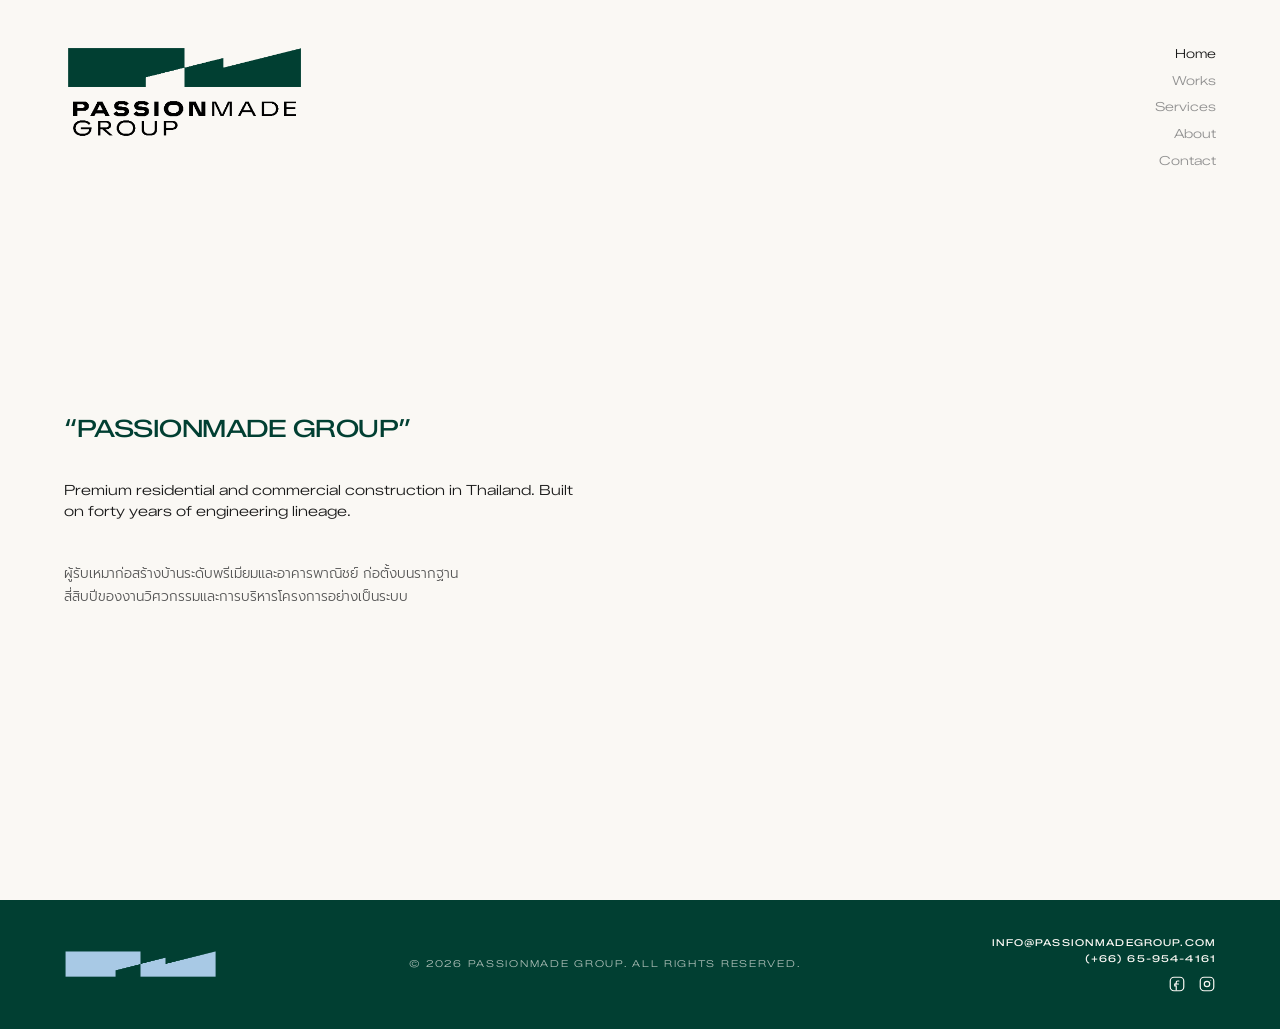
<file: index.html>
<!doctype html>
<html lang="th">
<head>
<meta charset="utf-8">
<meta name="viewport" content="width=device-width, initial-scale=1">
<title>PASSIONMADE GROUP — ผู้รับเหมาก่อสร้างบ้านระดับพรีเมียมและอาคารพาณิชย์</title>
<meta name="description" content="PASSIONMADE GROUP / บริษัท แพชชั่นเมด กรุ๊ป จำกัด — ผู้รับเหมาก่อสร้างบ้านระดับพรีเมียม บ้านโมดูลาร์ และอาคารพาณิชย์ในประเทศไทย ก่อตั้งบนรากฐาน 40 ปีของงานวิศวกรรมและการบริหารโครงการอย่างเป็นระบบ">
<meta name="keywords" content="PASSIONMADE GROUP, แพชชั่นเมด กรุ๊ป, ผู้รับเหมาก่อสร้าง, รับเหมาก่อสร้างขอนแก่น, รับสร้างบ้านพรีเมียม, รับเหมาก่อสร้างบ้าน, บ้านโมดูลาร์, modular housing Thailand, รับเหมาก่อสร้างอาคารพาณิชย์, รับเหมาก่อสร้างโรงแรม, construction company Thailand, premium home builder Thailand, บริษัท วรนิทัศน์ จำกัด, residential construction Thailand, commercial construction Thailand">
<meta name="author" content="PASSIONMADE GROUP CO., LTD.">
<meta name="robots" content="index, follow">
<link rel="canonical" href="https://www.passionmadegroup.com/">

<!-- Open Graph -->
<meta property="og:type" content="website">
<meta property="og:site_name" content="PASSIONMADE GROUP">
<meta property="og:title" content="PASSIONMADE GROUP — ผู้รับเหมาก่อสร้างบ้านระดับพรีเมียมและอาคารพาณิชย์">
<meta property="og:description" content="PASSIONMADE GROUP / บริษัท แพชชั่นเมด กรุ๊ป จำกัด — ผู้รับเหมาก่อสร้างบ้านระดับพรีเมียม บ้านโมดูลาร์ และอาคารพาณิชย์ในประเทศไทย ก่อตั้งบนรากฐาน 40 ปีของงานวิศวกรรมและการบริหารโครงการอย่างเป็นระบบ">
<meta property="og:url" content="https://www.passionmadegroup.com/">
<meta property="og:image" content="https://www.passionmadegroup.com/assets/logo-lockup-green.png">
<meta property="og:locale" content="th_TH">
<meta property="og:locale:alternate" content="en_US">

<!-- Twitter Card -->
<meta name="twitter:card" content="summary_large_image">
<meta name="twitter:title" content="PASSIONMADE GROUP — ผู้รับเหมาก่อสร้างบ้านระดับพรีเมียมและอาคารพาณิชย์">
<meta name="twitter:description" content="PASSIONMADE GROUP / บริษัท แพชชั่นเมด กรุ๊ป จำกัด — ผู้รับเหมาก่อสร้างบ้านระดับพรีเมียม บ้านโมดูลาร์ และอาคารพาณิชย์ในประเทศไทย ก่อตั้งบนรากฐาน 40 ปีของงานวิศวกรรมและการบริหารโครงการอย่างเป็นระบบ">
<meta name="twitter:image" content="https://www.passionmadegroup.com/assets/logo-lockup-green.png">
<link rel="icon" type="image/png" sizes="32x32" href="assets/favicon-32.png">
<link rel="icon" type="image/png" sizes="192x192" href="assets/favicon-192.png">
<link rel="icon" type="image/png" sizes="512x512" href="assets/favicon-512.png">
<link rel="apple-touch-icon" sizes="180x180" href="assets/apple-touch-icon.png">
<link rel="preconnect" href="https://fonts.googleapis.com">
<link rel="preconnect" href="https://fonts.gstatic.com" crossorigin>
<link href="https://fonts.googleapis.com/css2?family=Zalando+Sans+Expanded:wght@300;500;900&display=swap" rel="stylesheet">
<link rel="stylesheet" href="site.css">
<script type="application/ld+json">
{
  "@context": "https://schema.org",
  "@type": "GeneralContractor",
  "name": "PASSIONMADE GROUP",
  "alternateName": [
    "บริษัท แพชชั่นเมด กรุ๊ป จำกัด",
    "PASSIONMADE GROUP CO., LTD."
  ],
  "url": "https://www.passionmadegroup.com",
  "logo": "https://www.passionmadegroup.com/assets/logo-mark.png",
  "image": "https://www.passionmadegroup.com/assets/logo-lockup-green.png",
  "description": "ผู้รับเหมาก่อสร้างบ้านระดับพรีเมียม บ้านโมดูลาร์ และอาคารพาณิชย์ในประเทศไทย ก่อตั้งบนรากฐาน 40 ปีของงานวิศวกรรม",
  "email": "info@passionmadegroup.com",
  "telephone": "+66659544161",
  "foundingDate": "2024",
  "areaServed": {
    "@type": "Country",
    "name": "Thailand"
  },
  "address": {
    "@type": "PostalAddress",
    "streetAddress": "222/222 หมู่ที่ 6 ต.ในเมือง",
    "addressLocality": "อ.เมืองขอนแก่น",
    "addressRegion": "ขอนแก่น",
    "postalCode": "40000",
    "addressCountry": "TH"
  },
  "knowsAbout": [
    "Modular Housing Construction",
    "Residential Building Construction",
    "Hospitality Building Construction",
    "Office and Mixed-use Construction"
  ]
}
</script>
</head>
<body>

<header class="top-bar">
  <a href="index.html" class="brand brand--lockup" aria-label="PASSIONMADE GROUP — home">
    <img class="brand__mark" src="assets/logo-lockup-green.png" alt="PASSIONMADE GROUP">
  </a>
  <button class="nav__toggle" type="button" aria-label="Toggle menu" aria-expanded="false"><span class="nav__toggle__icon"><span></span></span></button>
  <nav class="top-nav" aria-label="Primary">
    <a href="index.html"    data-page="index.html">Home</a>
    <a href="work.html"     data-page="work.html">Works</a>
    <a href="services.html" data-page="services.html">Services</a>
    <a href="about.html"    data-page="about.html">About</a>
    <a href="contact.html"  data-page="contact.html">Contact</a>
  </nav>
</header>

<main class="page">
  <section class="intro">
    <div class="intro__inner">
      <h1 class="intro__wordmark">“PASSIONMADE GROUP”</h1>
      <p class="intro__lede">
        Premium residential and commercial construction in Thailand. Built on forty years of engineering lineage.
      </p>
      <p class="intro__th">
        ผู้รับเหมาก่อสร้างบ้านระดับพรีเมียมและอาคารพาณิชย์ ก่อตั้งบนรากฐานสี่สิบปีของงานวิศวกรรมและการบริหารโครงการอย่างเป็นระบบ
      </p>
    </div>
  </section>
</main>

<footer class="foot">
  <div class="foot__inner">
    <a href="index.html" class="foot__brand" aria-label="PASSIONMADE GROUP — home">
      <img class="foot__mark" src="assets/logo-mark-blue-clean.png" alt="PASSIONMADE GROUP">
    </a>
    <span class="foot__copy">© 2026 PASSIONMADE GROUP. All rights reserved.</span>
    <div class="foot__col" style="align-items: flex-end; text-align: right;">
      <a href="mailto:info@passionmadegroup.com">info@passionmadegroup.com</a>
      <a href="tel:+66659544161">(+66) 65-954-4161</a>
      <div class="foot__social">
        <a href="https://www.facebook.com/passionmadegroup" target="_blank" rel="noopener" aria-label="Facebook"><svg width="18" height="18" viewBox="0 0 24 24" fill="none" stroke="currentColor" stroke-width="1.6" stroke-linecap="round" stroke-linejoin="round" aria-hidden="true"><rect x="3" y="3" width="18" height="18" rx="5" ry="5"/><path d="M14.5 8h-1.7A1.8 1.8 0 0 0 11 9.8V12H9v2.5h2V20"/><line x1="9.5" y1="12" x2="14" y2="12"/></svg></a>
        <a href="https://www.instagram.com/passionmadegroup" target="_blank" rel="noopener" aria-label="Instagram"><svg width="18" height="18" viewBox="0 0 24 24" fill="none" stroke="currentColor" stroke-width="1.6" stroke-linecap="round" stroke-linejoin="round" aria-hidden="true"><rect x="3" y="3" width="18" height="18" rx="5" ry="5"/><circle cx="12" cy="12" r="3.6"/><circle cx="17" cy="7" r="0.6" fill="currentColor" stroke="none"/></svg></a>
      </div>
    </div>
  </div>
</footer>

<script src="site.js"></script>
</body>
</html>
</file>
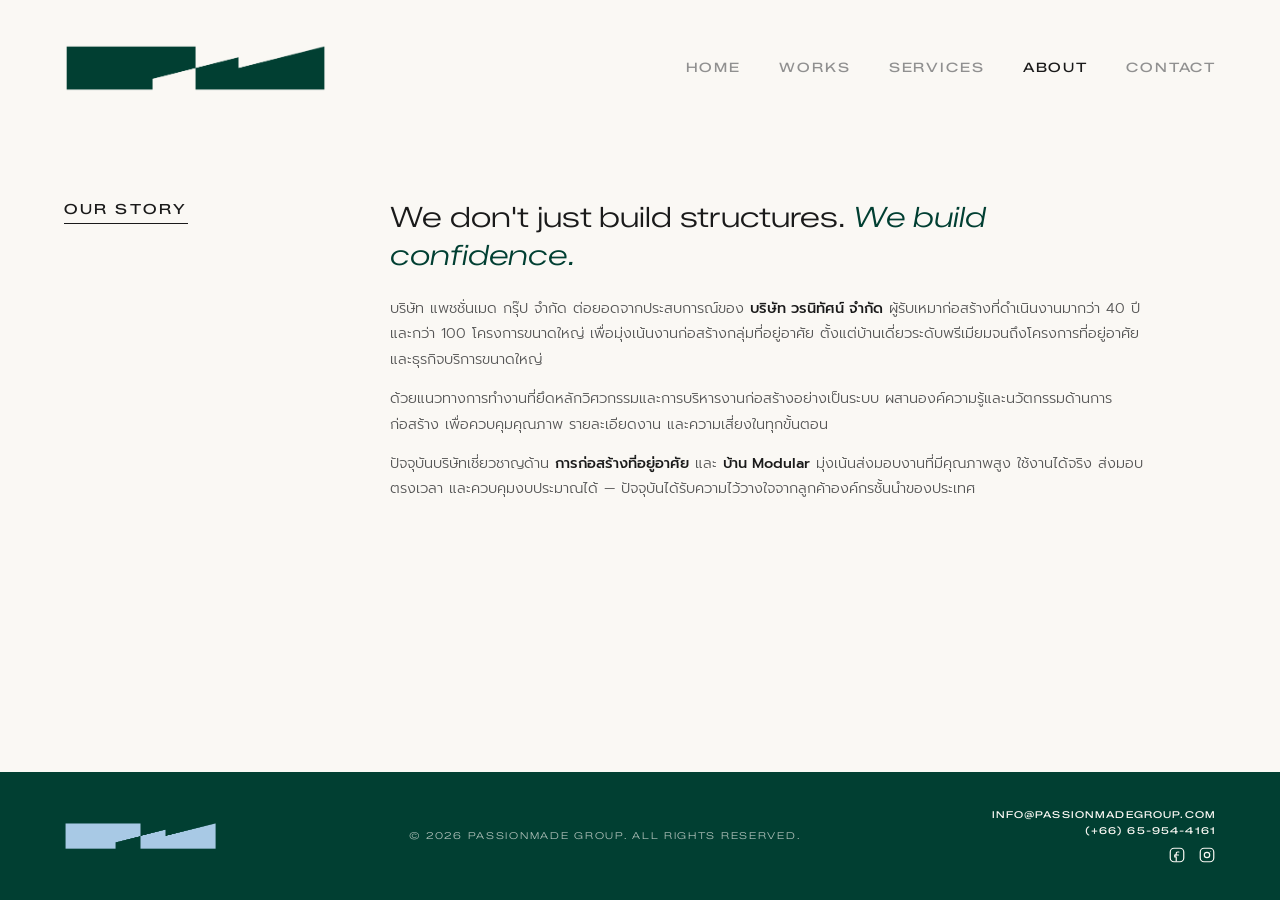
<file: about.html>
<!doctype html>
<html lang="th">
<head>
<meta charset="utf-8">
<meta name="viewport" content="width=device-width, initial-scale=1">
<title>About — PASSIONMADE GROUP</title>
<meta name="description" content="PASSIONMADE GROUP ต่อยอดจาก บริษัท วรนิทัศน์ จำกัด ผู้รับเหมาก่อสร้างที่ดำเนินงานมากว่า 40 ปี กว่า 100 โครงการขนาดใหญ่ทั่วประเทศไทย เชี่ยวชาญงานวิศวกรรม การบริหารโครงการก่อสร้างอย่างเป็นระบบ">
<meta name="keywords" content="PASSIONMADE GROUP, แพชชั่นเมด กรุ๊ป, ผู้รับเหมาก่อสร้าง, รับเหมาก่อสร้างขอนแก่น, รับสร้างบ้านพรีเมียม, รับเหมาก่อสร้างบ้าน, บ้านโมดูลาร์, modular housing Thailand, รับเหมาก่อสร้างอาคารพาณิชย์, รับเหมาก่อสร้างโรงแรม, construction company Thailand, premium home builder Thailand, บริษัท วรนิทัศน์ จำกัด, residential construction Thailand, commercial construction Thailand">
<meta name="author" content="PASSIONMADE GROUP CO., LTD.">
<meta name="robots" content="index, follow">
<link rel="canonical" href="https://www.passionmadegroup.com/about.html">

<!-- Open Graph -->
<meta property="og:type" content="website">
<meta property="og:site_name" content="PASSIONMADE GROUP">
<meta property="og:title" content="About — PASSIONMADE GROUP">
<meta property="og:description" content="PASSIONMADE GROUP ต่อยอดจาก บริษัท วรนิทัศน์ จำกัด ผู้รับเหมาก่อสร้างที่ดำเนินงานมากว่า 40 ปี กว่า 100 โครงการขนาดใหญ่ทั่วประเทศไทย เชี่ยวชาญงานวิศวกรรม การบริหารโครงการก่อสร้างอย่างเป็นระบบ">
<meta property="og:url" content="https://www.passionmadegroup.com/about.html">
<meta property="og:image" content="https://www.passionmadegroup.com/assets/logo-lockup-green.png">
<meta property="og:locale" content="th_TH">
<meta property="og:locale:alternate" content="en_US">

<!-- Twitter Card -->
<meta name="twitter:card" content="summary_large_image">
<meta name="twitter:title" content="About — PASSIONMADE GROUP">
<meta name="twitter:description" content="PASSIONMADE GROUP ต่อยอดจาก บริษัท วรนิทัศน์ จำกัด ผู้รับเหมาก่อสร้างที่ดำเนินงานมากว่า 40 ปี กว่า 100 โครงการขนาดใหญ่ทั่วประเทศไทย เชี่ยวชาญงานวิศวกรรม การบริหารโครงการก่อสร้างอย่างเป็นระบบ">
<meta name="twitter:image" content="https://www.passionmadegroup.com/assets/logo-lockup-green.png">
<link rel="icon" type="image/png" sizes="32x32" href="assets/favicon-32.png">
<link rel="icon" type="image/png" sizes="192x192" href="assets/favicon-192.png">
<link rel="icon" type="image/png" sizes="512x512" href="assets/favicon-512.png">
<link rel="apple-touch-icon" sizes="180x180" href="assets/apple-touch-icon.png">
<link rel="preconnect" href="https://fonts.googleapis.com">
<link rel="preconnect" href="https://fonts.gstatic.com" crossorigin>
<link href="https://fonts.googleapis.com/css2?family=Zalando+Sans+Expanded:wght@300;500;900&display=swap" rel="stylesheet">
<link rel="stylesheet" href="site.css">
</head>
<body class="has-hamburger">

<header class="top-bar">
  <a href="index.html" class="brand" aria-label="PASSIONMADE GROUP — home">
    <img class="brand__mark" src="assets/logo-mark.png" alt="PASSIONMADE GROUP">
  </a>
  <button class="nav__toggle" type="button" aria-label="Toggle menu" aria-expanded="false"><span class="nav__toggle__icon"><span></span></span></button>
  <nav class="top-nav" aria-label="Primary">
    <a href="index.html"    data-page="index.html">Home</a>
    <a href="work.html"     data-page="work.html">Works</a>
    <a href="services.html" data-page="services.html">Services</a>
    <a href="about.html"    data-page="about.html">About</a>
    <a href="contact.html"  data-page="contact.html">Contact</a>
  </nav>
</header>

<main class="page">
  <section class="section">
    <div class="about-grid">
      <div class="about-grid__label">
        <span class="sub__label">Our story</span>
      </div>
      <div class="about-col">
        <p class="about-lede">
          We don't just build structures. <span class="em">We build confidence.</span>
        </p>
        <div class="about-body">
          <p>บริษัท แพชชั่นเมด กรุ๊ป จำกัด ต่อยอดจากประสบการณ์ของ <span class="em">บริษัท วรนิทัศน์ จำกัด</span> ผู้รับเหมาก่อสร้างที่ดำเนินงานมากว่า 40 ปี และกว่า 100 โครงการขนาดใหญ่ เพื่อมุ่งเน้นงานก่อสร้างกลุ่มที่อยู่อาศัย ตั้งแต่บ้านเดี่ยวระดับพรีเมียมจนถึงโครงการที่อยู่อาศัยและธุรกิจบริการขนาดใหญ่</p>
          <p>ด้วยแนวทางการทำงานที่ยึดหลักวิศวกรรมและการบริหารงานก่อสร้างอย่างเป็นระบบ ผสานองค์ความรู้และนวัตกรรมด้านการก่อสร้าง เพื่อควบคุมคุณภาพ รายละเอียดงาน และความเสี่ยงในทุกขั้นตอน</p>
          <p>ปัจจุบันบริษัทเชี่ยวชาญด้าน <span class="em">การก่อสร้างที่อยู่อาศัย</span> และ <span class="em">บ้าน Modular</span> มุ่งเน้นส่งมอบงานที่มีคุณภาพสูง ใช้งานได้จริง ส่งมอบตรงเวลา และควบคุมงบประมาณได้ — ปัจจุบันได้รับความไว้วางใจจากลูกค้าองค์กรชั้นนำของประเทศ</p>
        </div>
      </div>
    </div>
  </section>
</main>

<footer class="foot">
  <div class="foot__inner">
    <a href="index.html" class="foot__brand" aria-label="PASSIONMADE GROUP — home">
      <img class="foot__mark" src="assets/logo-mark-blue-clean.png" alt="PASSIONMADE GROUP">
    </a>
    <span class="foot__copy">© 2026 PASSIONMADE GROUP. All rights reserved.</span>
    <div class="foot__col" style="align-items: flex-end; text-align: right;">
      <a href="mailto:info@passionmadegroup.com">info@passionmadegroup.com</a>
      <a href="tel:+66659544161">(+66) 65-954-4161</a>
      <div class="foot__social">
        <a href="https://www.facebook.com/passionmadegroup" target="_blank" rel="noopener" aria-label="Facebook"><svg width="18" height="18" viewBox="0 0 24 24" fill="none" stroke="currentColor" stroke-width="1.6" stroke-linecap="round" stroke-linejoin="round" aria-hidden="true"><rect x="3" y="3" width="18" height="18" rx="5" ry="5"/><path d="M14.5 8h-1.7A1.8 1.8 0 0 0 11 9.8V12H9v2.5h2V20"/><line x1="9.5" y1="12" x2="14" y2="12"/></svg></a>
        <a href="https://www.instagram.com/passionmadegroup" target="_blank" rel="noopener" aria-label="Instagram"><svg width="18" height="18" viewBox="0 0 24 24" fill="none" stroke="currentColor" stroke-width="1.6" stroke-linecap="round" stroke-linejoin="round" aria-hidden="true"><rect x="3" y="3" width="18" height="18" rx="5" ry="5"/><circle cx="12" cy="12" r="3.6"/><circle cx="17" cy="7" r="0.6" fill="currentColor" stroke="none"/></svg></a>
      </div>
    </div>
  </div>
</footer>

<script src="site.js"></script>
</body>
</html>
</file>
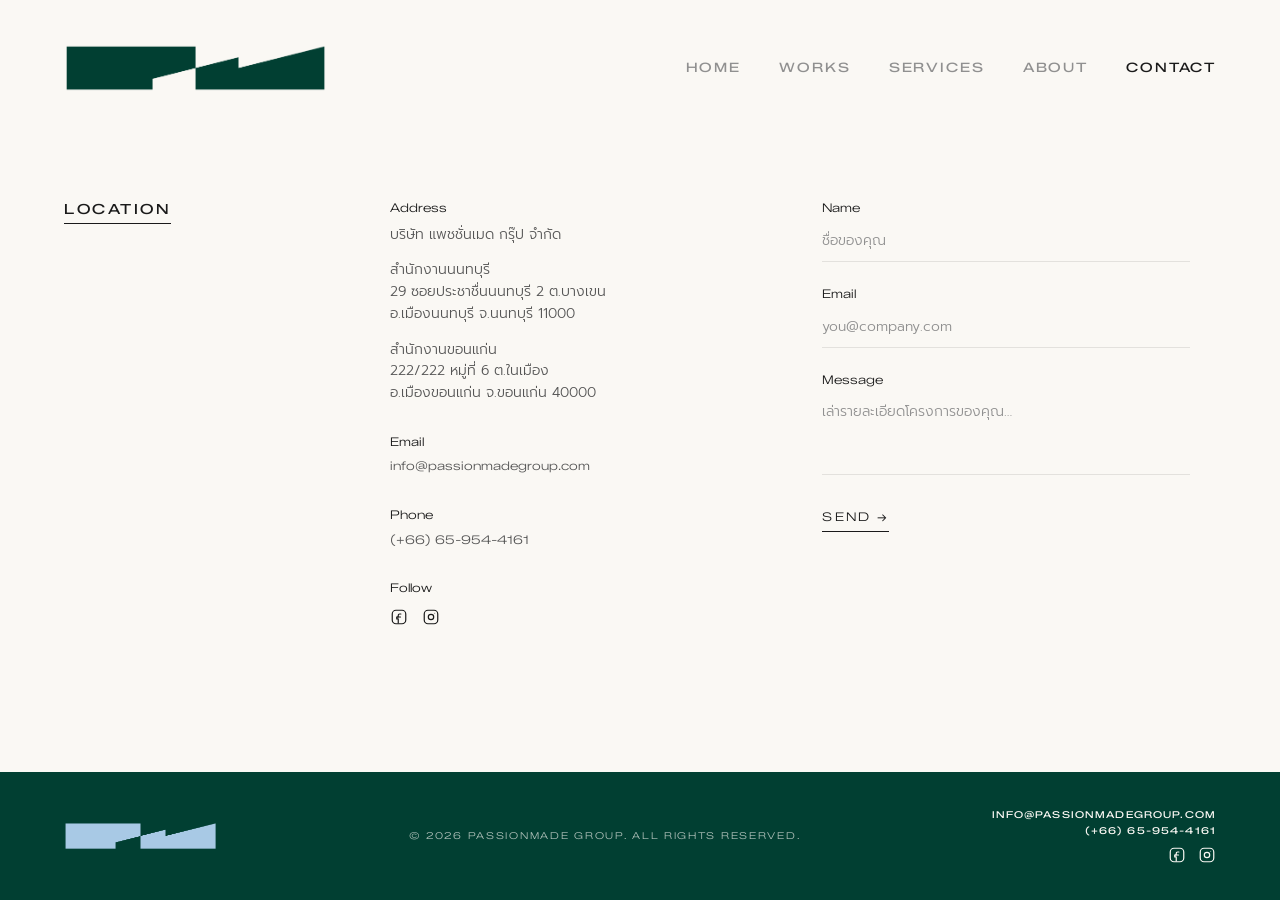
<file: contact.html>
<!doctype html>
<html lang="th">
<head>
<meta charset="utf-8">
<meta name="viewport" content="width=device-width, initial-scale=1">
<title>Contact — PASSIONMADE GROUP</title>
<meta name="description" content="ติดต่อ PASSIONMADE GROUP / บริษัท แพชชั่นเมด กรุ๊ป จำกัด — info@passionmadegroup.com · (+66) 65-954-4161 · 222/222 หมู่ที่ 6 ต.ในเมือง อ.เมืองขอนแก่น จ.ขอนแก่น 40000">
<meta name="keywords" content="PASSIONMADE GROUP, แพชชั่นเมด กรุ๊ป, ผู้รับเหมาก่อสร้าง, รับเหมาก่อสร้างขอนแก่น, รับสร้างบ้านพรีเมียม, รับเหมาก่อสร้างบ้าน, บ้านโมดูลาร์, modular housing Thailand, รับเหมาก่อสร้างอาคารพาณิชย์, รับเหมาก่อสร้างโรงแรม, construction company Thailand, premium home builder Thailand, บริษัท วรนิทัศน์ จำกัด, residential construction Thailand, commercial construction Thailand">
<meta name="author" content="PASSIONMADE GROUP CO., LTD.">
<meta name="robots" content="index, follow">
<link rel="canonical" href="https://www.passionmadegroup.com/contact.html">

<!-- Open Graph -->
<meta property="og:type" content="website">
<meta property="og:site_name" content="PASSIONMADE GROUP">
<meta property="og:title" content="Contact — PASSIONMADE GROUP">
<meta property="og:description" content="ติดต่อ PASSIONMADE GROUP / บริษัท แพชชั่นเมด กรุ๊ป จำกัด — info@passionmadegroup.com · (+66) 65-954-4161 · 222/222 หมู่ที่ 6 ต.ในเมือง อ.เมืองขอนแก่น จ.ขอนแก่น 40000">
<meta property="og:url" content="https://www.passionmadegroup.com/contact.html">
<meta property="og:image" content="https://www.passionmadegroup.com/assets/logo-lockup-green.png">
<meta property="og:locale" content="th_TH">
<meta property="og:locale:alternate" content="en_US">

<!-- Twitter Card -->
<meta name="twitter:card" content="summary_large_image">
<meta name="twitter:title" content="Contact — PASSIONMADE GROUP">
<meta name="twitter:description" content="ติดต่อ PASSIONMADE GROUP / บริษัท แพชชั่นเมด กรุ๊ป จำกัด — info@passionmadegroup.com · (+66) 65-954-4161 · 222/222 หมู่ที่ 6 ต.ในเมือง อ.เมืองขอนแก่น จ.ขอนแก่น 40000">
<meta name="twitter:image" content="https://www.passionmadegroup.com/assets/logo-lockup-green.png">
<link rel="icon" type="image/png" sizes="32x32" href="assets/favicon-32.png">
<link rel="icon" type="image/png" sizes="192x192" href="assets/favicon-192.png">
<link rel="icon" type="image/png" sizes="512x512" href="assets/favicon-512.png">
<link rel="apple-touch-icon" sizes="180x180" href="assets/apple-touch-icon.png">
<link rel="preconnect" href="https://fonts.googleapis.com">
<link rel="preconnect" href="https://fonts.gstatic.com" crossorigin>
<link href="https://fonts.googleapis.com/css2?family=Zalando+Sans+Expanded:wght@300;500;900&display=swap" rel="stylesheet">
<link rel="stylesheet" href="site.css">
</head>
<body class="has-hamburger">

<header class="top-bar">
  <a href="index.html" class="brand" aria-label="PASSIONMADE GROUP — home">
    <img class="brand__mark" src="assets/logo-mark.png" alt="PASSIONMADE GROUP">
  </a>
  <button class="nav__toggle" type="button" aria-label="Toggle menu" aria-expanded="false"><span class="nav__toggle__icon"><span></span></span></button>
  <nav class="top-nav" aria-label="Primary">
    <a href="index.html"    data-page="index.html">Home</a>
    <a href="work.html"     data-page="work.html">Works</a>
    <a href="services.html" data-page="services.html">Services</a>
    <a href="about.html"    data-page="about.html">About</a>
    <a href="contact.html"  data-page="contact.html">Contact</a>
  </nav>
</header>

<main class="page">
  <section class="section">
    <div class="contact-grid">
      <div class="contact-grid__label">
        <span class="sub__label">Location</span>
      </div>
      <div class="contact-cols">
        <div class="contact-addr">
          <div class="block">
            <span class="k">Address</span>
            <p class="th">บริษัท แพชชั่นเมด กรุ๊ป จำกัด</p>
            <p class="th" style="margin-top:8px;">สำนักงานนนทบุรี<br>29 ซอยประชาชื่นนนทบุรี 2 ต.บางเขน<br>อ.เมืองนนทบุรี จ.นนทบุรี 11000</p>
            <p class="th" style="margin-top:8px;">สำนักงานขอนแก่น<br>222/222 หมู่ที่ 6 ต.ในเมือง<br>อ.เมืองขอนแก่น จ.ขอนแก่น 40000</p>
          </div>
          <div class="block">
            <span class="k">Email</span>
            <a href="mailto:info@passionmadegroup.com" style="font-size: 12px">info@passionmadegroup.com</a>
          </div>
          <div class="block">
            <span class="k">Phone</span>
            <a href="tel:+66659544161" style="font-size: 12px">(+66) 65-954-4161</a>
          </div>
          <div class="block">
            <span class="k">Follow</span>
            <div class="social-row">
              <a href="https://www.facebook.com/passionmadegroup" target="_blank" rel="noopener" aria-label="Facebook"><svg width="18" height="18" viewBox="0 0 24 24" fill="none" stroke="currentColor" stroke-width="1.6" stroke-linecap="round" stroke-linejoin="round" aria-hidden="true"><rect x="3" y="3" width="18" height="18" rx="5" ry="5"/><path d="M14.5 8h-1.7A1.8 1.8 0 0 0 11 9.8V12H9v2.5h2V20"/><line x1="9.5" y1="12" x2="14" y2="12"/></svg></a>
              <a href="https://www.instagram.com/passionmadegroup" target="_blank" rel="noopener" aria-label="Instagram"><svg width="18" height="18" viewBox="0 0 24 24" fill="none" stroke="currentColor" stroke-width="1.6" stroke-linecap="round" stroke-linejoin="round" aria-hidden="true"><rect x="3" y="3" width="18" height="18" rx="5" ry="5"/><circle cx="12" cy="12" r="3.6"/><circle cx="17" cy="7" r="0.6" fill="currentColor" stroke="none"/></svg></a>
            </div>
          </div>
        </div>

        <form class="contact-form" id="contact-form" action="https://formspree.io/f/xdajozry" method="POST" novalidate>
          <div class="field">
            <label for="f-name">Name</label>
            <input type="text" id="f-name" name="name" placeholder="ชื่อของคุณ" required>
          </div>
          <div class="field">
            <label for="f-email">Email</label>
            <input type="email" id="f-email" name="email" placeholder="you@company.com" required>
          </div>
          <div class="field">
            <label for="f-msg">Message</label>
            <textarea id="f-msg" name="message" placeholder="เล่ารายละเอียดโครงการของคุณ…" rows="3" required></textarea>
          </div>
          <button type="submit" class="form-submit">Send →</button>
          <div class="form-success" id="form-success"></div>
        </form>
      </div>
    </div>
  </section>
</main>

<footer class="foot">
  <div class="foot__inner">
    <a href="index.html" class="foot__brand" aria-label="PASSIONMADE GROUP — home">
      <img class="foot__mark" src="assets/logo-mark-blue-clean.png" alt="PASSIONMADE GROUP">
    </a>
    <span class="foot__copy">© 2026 PASSIONMADE GROUP. All rights reserved.</span>
    <div class="foot__col" style="align-items: flex-end; text-align: right;">
      <a href="mailto:info@passionmadegroup.com">info@passionmadegroup.com</a>
      <a href="tel:+66659544161">(+66) 65-954-4161</a>
      <div class="foot__social">
        <a href="https://www.facebook.com/passionmadegroup" target="_blank" rel="noopener" aria-label="Facebook"><svg width="18" height="18" viewBox="0 0 24 24" fill="none" stroke="currentColor" stroke-width="1.6" stroke-linecap="round" stroke-linejoin="round" aria-hidden="true"><rect x="3" y="3" width="18" height="18" rx="5" ry="5"/><path d="M14.5 8h-1.7A1.8 1.8 0 0 0 11 9.8V12H9v2.5h2V20"/><line x1="9.5" y1="12" x2="14" y2="12"/></svg></a>
        <a href="https://www.instagram.com/passionmadegroup" target="_blank" rel="noopener" aria-label="Instagram"><svg width="18" height="18" viewBox="0 0 24 24" fill="none" stroke="currentColor" stroke-width="1.6" stroke-linecap="round" stroke-linejoin="round" aria-hidden="true"><rect x="3" y="3" width="18" height="18" rx="5" ry="5"/><circle cx="12" cy="12" r="3.6"/><circle cx="17" cy="7" r="0.6" fill="currentColor" stroke="none"/></svg></a>
      </div>
    </div>
  </div>
</footer>

<script src="site.js"></script>
<script>
(function () {
  var form = document.getElementById("contact-form");
  var ok = document.getElementById("form-success");
  var btn = form && form.querySelector(".form-submit");
  if (!form || !btn) return;

  form.addEventListener("submit", function (e) {
    e.preventDefault();
    var name = form.querySelector("#f-name").value.trim();
    var email = form.querySelector("#f-email").value.trim();
    var msg = form.querySelector("#f-msg").value.trim();
    if (!name || !email || !msg) {
      ok.textContent = "กรุณากรอกข้อมูลให้ครบทุกช่อง";
      ok.style.color = "#B23A2E";
      ok.classList.add("is-shown");
      return;
    }

    var originalLabel = btn.textContent;
    btn.disabled = true;
    btn.textContent = "Sending…";
    ok.classList.remove("is-shown");

    var data = new FormData(form);
    fetch(form.action, {
      method: "POST",
      body: data,
      headers: { "Accept": "application/json" }
    }).then(function (res) {
      btn.disabled = false;
      btn.textContent = originalLabel;
      if (res.ok) {
        ok.textContent = "ขอบคุณคุณ " + name.split(" ")[0] + " — เราจะติดต่อกลับภายใน 2 วันทำการ";
        ok.style.color = "var(--green)";
        ok.classList.add("is-shown");
        form.reset();
      } else {
        return res.json().then(function (data) {
          var err = (data && data.errors && data.errors.map(function (e) { return e.message; }).join(", ")) || "ส่งไม่สำเร็จ กรุณาลองใหม่อีกครั้ง";
          ok.textContent = err;
          ok.style.color = "#B23A2E";
          ok.classList.add("is-shown");
        });
      }
    }).catch(function () {
      btn.disabled = false;
      btn.textContent = originalLabel;
      ok.textContent = "ไม่สามารถเชื่อมต่อได้ กรุณาลองใหม่อีกครั้ง";
      ok.style.color = "#B23A2E";
      ok.classList.add("is-shown");
    });
  });
})();
</script>
</body>
</html>
</file>
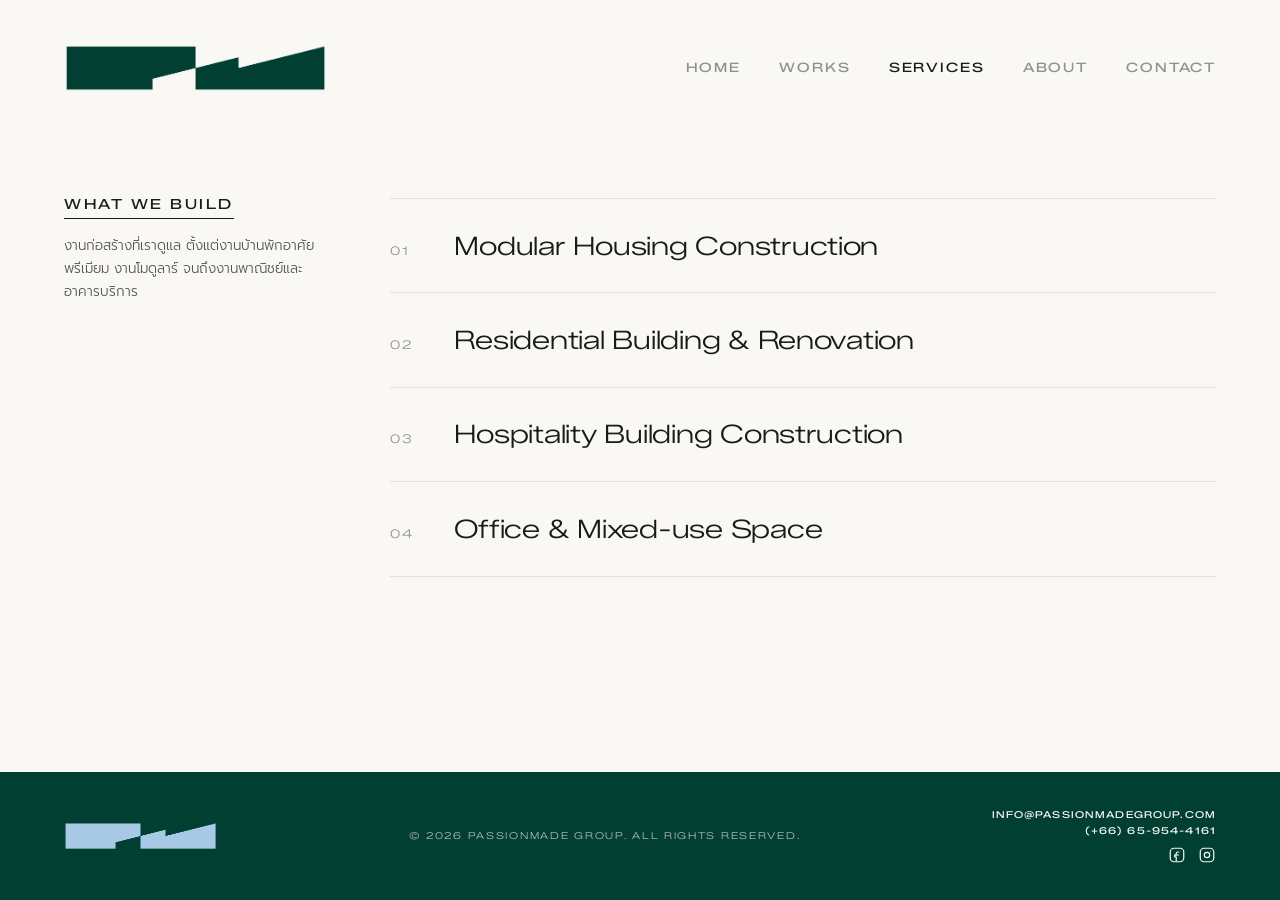
<file: services.html>
<!doctype html>
<html lang="th">
<head>
<meta charset="utf-8">
<meta name="viewport" content="width=device-width, initial-scale=1">
<title>Services — PASSIONMADE GROUP</title>
<meta name="description" content="บริการของ PASSIONMADE GROUP — งานก่อสร้างบ้านโมดูลาร์ (Modular Housing), บ้านพักอาศัยพรีเมียม (Residential), อาคารบริการและโรงแรม (Hospitality), ออฟฟิศและอาคารพาณิชย์ (Office & Mixed-use)">
<meta name="keywords" content="PASSIONMADE GROUP, แพชชั่นเมด กรุ๊ป, ผู้รับเหมาก่อสร้าง, รับเหมาก่อสร้างขอนแก่น, รับสร้างบ้านพรีเมียม, รับเหมาก่อสร้างบ้าน, บ้านโมดูลาร์, modular housing Thailand, รับเหมาก่อสร้างอาคารพาณิชย์, รับเหมาก่อสร้างโรงแรม, construction company Thailand, premium home builder Thailand, บริษัท วรนิทัศน์ จำกัด, residential construction Thailand, commercial construction Thailand">
<meta name="author" content="PASSIONMADE GROUP CO., LTD.">
<meta name="robots" content="index, follow">
<link rel="canonical" href="https://www.passionmadegroup.com/services.html">

<!-- Open Graph -->
<meta property="og:type" content="website">
<meta property="og:site_name" content="PASSIONMADE GROUP">
<meta property="og:title" content="Services — PASSIONMADE GROUP">
<meta property="og:description" content="บริการของ PASSIONMADE GROUP — งานก่อสร้างบ้านโมดูลาร์ (Modular Housing), บ้านพักอาศัยพรีเมียม (Residential), อาคารบริการและโรงแรม (Hospitality), ออฟฟิศและอาคารพาณิชย์ (Office & Mixed-use)">
<meta property="og:url" content="https://www.passionmadegroup.com/services.html">
<meta property="og:image" content="https://www.passionmadegroup.com/assets/logo-lockup-green.png">
<meta property="og:locale" content="th_TH">
<meta property="og:locale:alternate" content="en_US">

<!-- Twitter Card -->
<meta name="twitter:card" content="summary_large_image">
<meta name="twitter:title" content="Services — PASSIONMADE GROUP">
<meta name="twitter:description" content="บริการของ PASSIONMADE GROUP — งานก่อสร้างบ้านโมดูลาร์ (Modular Housing), บ้านพักอาศัยพรีเมียม (Residential), อาคารบริการและโรงแรม (Hospitality), ออฟฟิศและอาคารพาณิชย์ (Office & Mixed-use)">
<meta name="twitter:image" content="https://www.passionmadegroup.com/assets/logo-lockup-green.png">
<link rel="icon" type="image/png" sizes="32x32" href="assets/favicon-32.png">
<link rel="icon" type="image/png" sizes="192x192" href="assets/favicon-192.png">
<link rel="icon" type="image/png" sizes="512x512" href="assets/favicon-512.png">
<link rel="apple-touch-icon" sizes="180x180" href="assets/apple-touch-icon.png">
<link rel="preconnect" href="https://fonts.googleapis.com">
<link rel="preconnect" href="https://fonts.gstatic.com" crossorigin>
<link href="https://fonts.googleapis.com/css2?family=Zalando+Sans+Expanded:wght@300;500;900&display=swap" rel="stylesheet">
<link rel="stylesheet" href="site.css">
</head>
<body class="has-hamburger">

<header class="top-bar">
  <a href="index.html" class="brand" aria-label="PASSIONMADE GROUP — home">
    <img class="brand__mark" src="assets/logo-mark.png" alt="PASSIONMADE GROUP">
  </a>
  <button class="nav__toggle" type="button" aria-label="Toggle menu" aria-expanded="false"><span class="nav__toggle__icon"><span></span></span></button>
  <nav class="top-nav" aria-label="Primary">
    <a href="index.html"    data-page="index.html">Home</a>
    <a href="work.html"     data-page="work.html">Works</a>
    <a href="services.html" data-page="services.html">Services</a>
    <a href="about.html"    data-page="about.html">About</a>
    <a href="contact.html"  data-page="contact.html">Contact</a>
  </nav>
</header>

<main class="page">
  <section class="section">
    <div class="services-grid">
      <div class="services-grid__head">
        <span class="sub__label">What we build</span>
        <p class="lede">งานก่อสร้างที่เราดูแล ตั้งแต่งานบ้านพักอาศัยพรีเมียม งานโมดูลาร์ จนถึงงานพาณิชย์และอาคารบริการ</p>
      </div>
      <ul class="services-list">
        <li><a href="contact.html"><span class="num">01</span><span>Modular Housing Construction</span></a></li>
        <li><a href="contact.html"><span class="num">02</span><span>Residential Building &amp; Renovation</span></a></li>
        <li><a href="contact.html"><span class="num">03</span><span>Hospitality Building Construction</span></a></li>
        <li><a href="contact.html"><span class="num">04</span><span>Office &amp; Mixed-use Space</span></a></li>
      </ul>
    </div>
  </section>
</main>

<footer class="foot">
  <div class="foot__inner">
    <a href="index.html" class="foot__brand" aria-label="PASSIONMADE GROUP — home">
      <img class="foot__mark" src="assets/logo-mark-blue-clean.png" alt="PASSIONMADE GROUP">
    </a>
    <span class="foot__copy">© 2026 PASSIONMADE GROUP. All rights reserved.</span>
    <div class="foot__col" style="align-items: flex-end; text-align: right;">
      <a href="mailto:info@passionmadegroup.com">info@passionmadegroup.com</a>
      <a href="tel:+66659544161">(+66) 65-954-4161</a>
      <div class="foot__social">
        <a href="https://www.facebook.com/passionmadegroup" target="_blank" rel="noopener" aria-label="Facebook"><svg width="18" height="18" viewBox="0 0 24 24" fill="none" stroke="currentColor" stroke-width="1.6" stroke-linecap="round" stroke-linejoin="round" aria-hidden="true"><rect x="3" y="3" width="18" height="18" rx="5" ry="5"/><path d="M14.5 8h-1.7A1.8 1.8 0 0 0 11 9.8V12H9v2.5h2V20"/><line x1="9.5" y1="12" x2="14" y2="12"/></svg></a>
        <a href="https://www.instagram.com/passionmadegroup" target="_blank" rel="noopener" aria-label="Instagram"><svg width="18" height="18" viewBox="0 0 24 24" fill="none" stroke="currentColor" stroke-width="1.6" stroke-linecap="round" stroke-linejoin="round" aria-hidden="true"><rect x="3" y="3" width="18" height="18" rx="5" ry="5"/><circle cx="12" cy="12" r="3.6"/><circle cx="17" cy="7" r="0.6" fill="currentColor" stroke="none"/></svg></a>
      </div>
    </div>
  </div>
</footer>

<script src="site.js"></script>
</body>
</html>
</file>
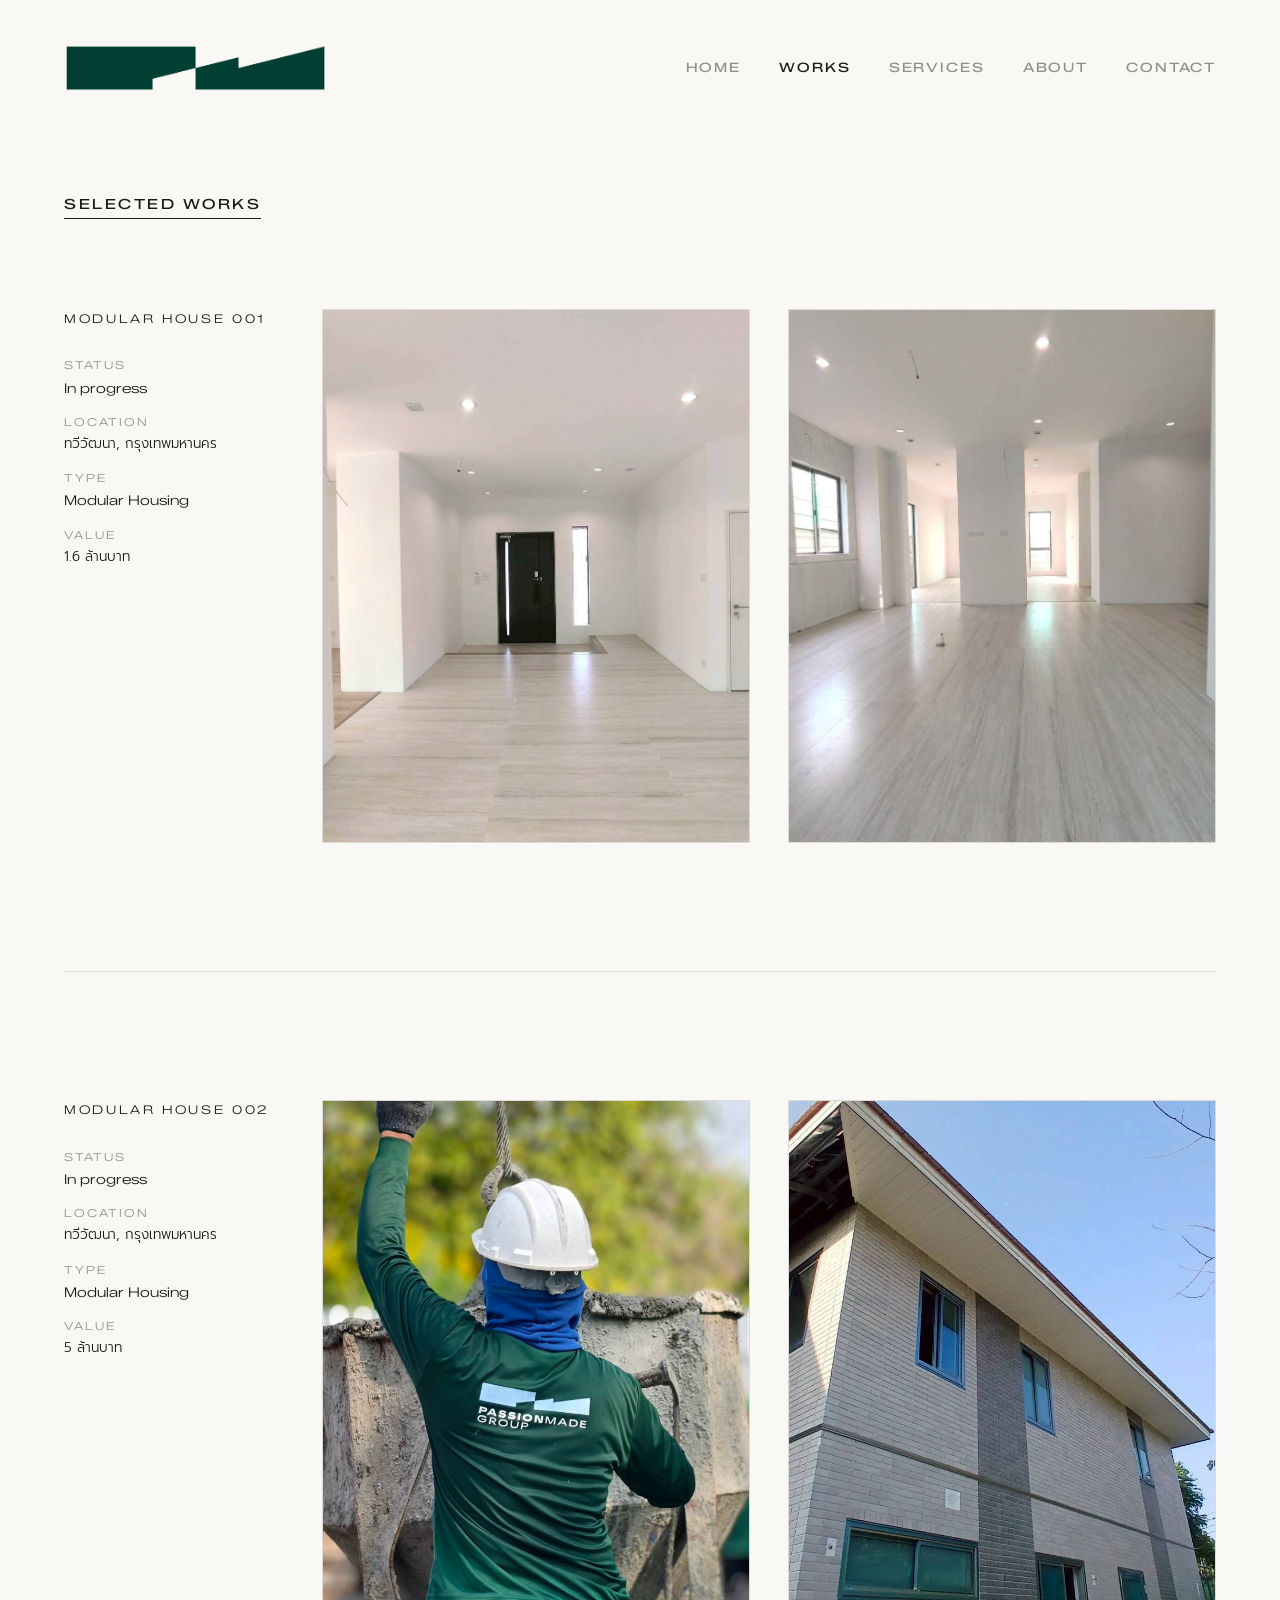
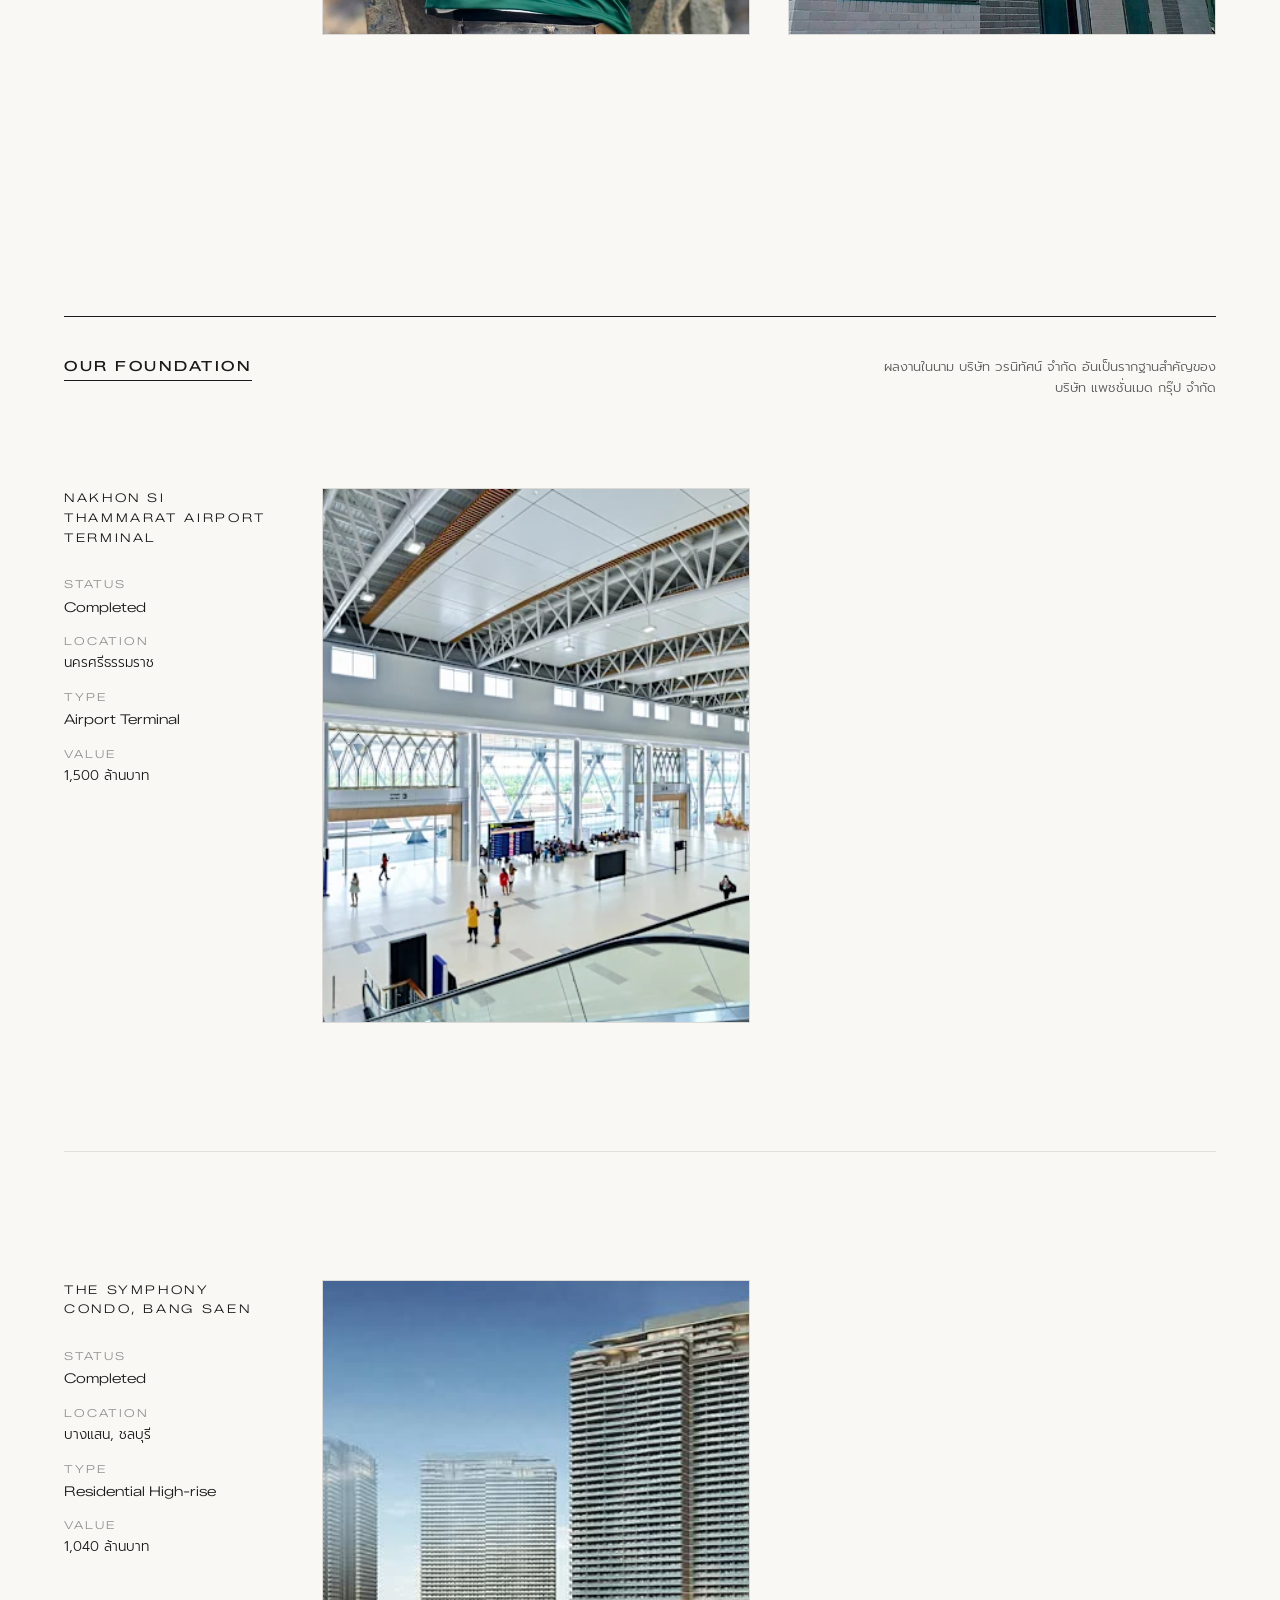
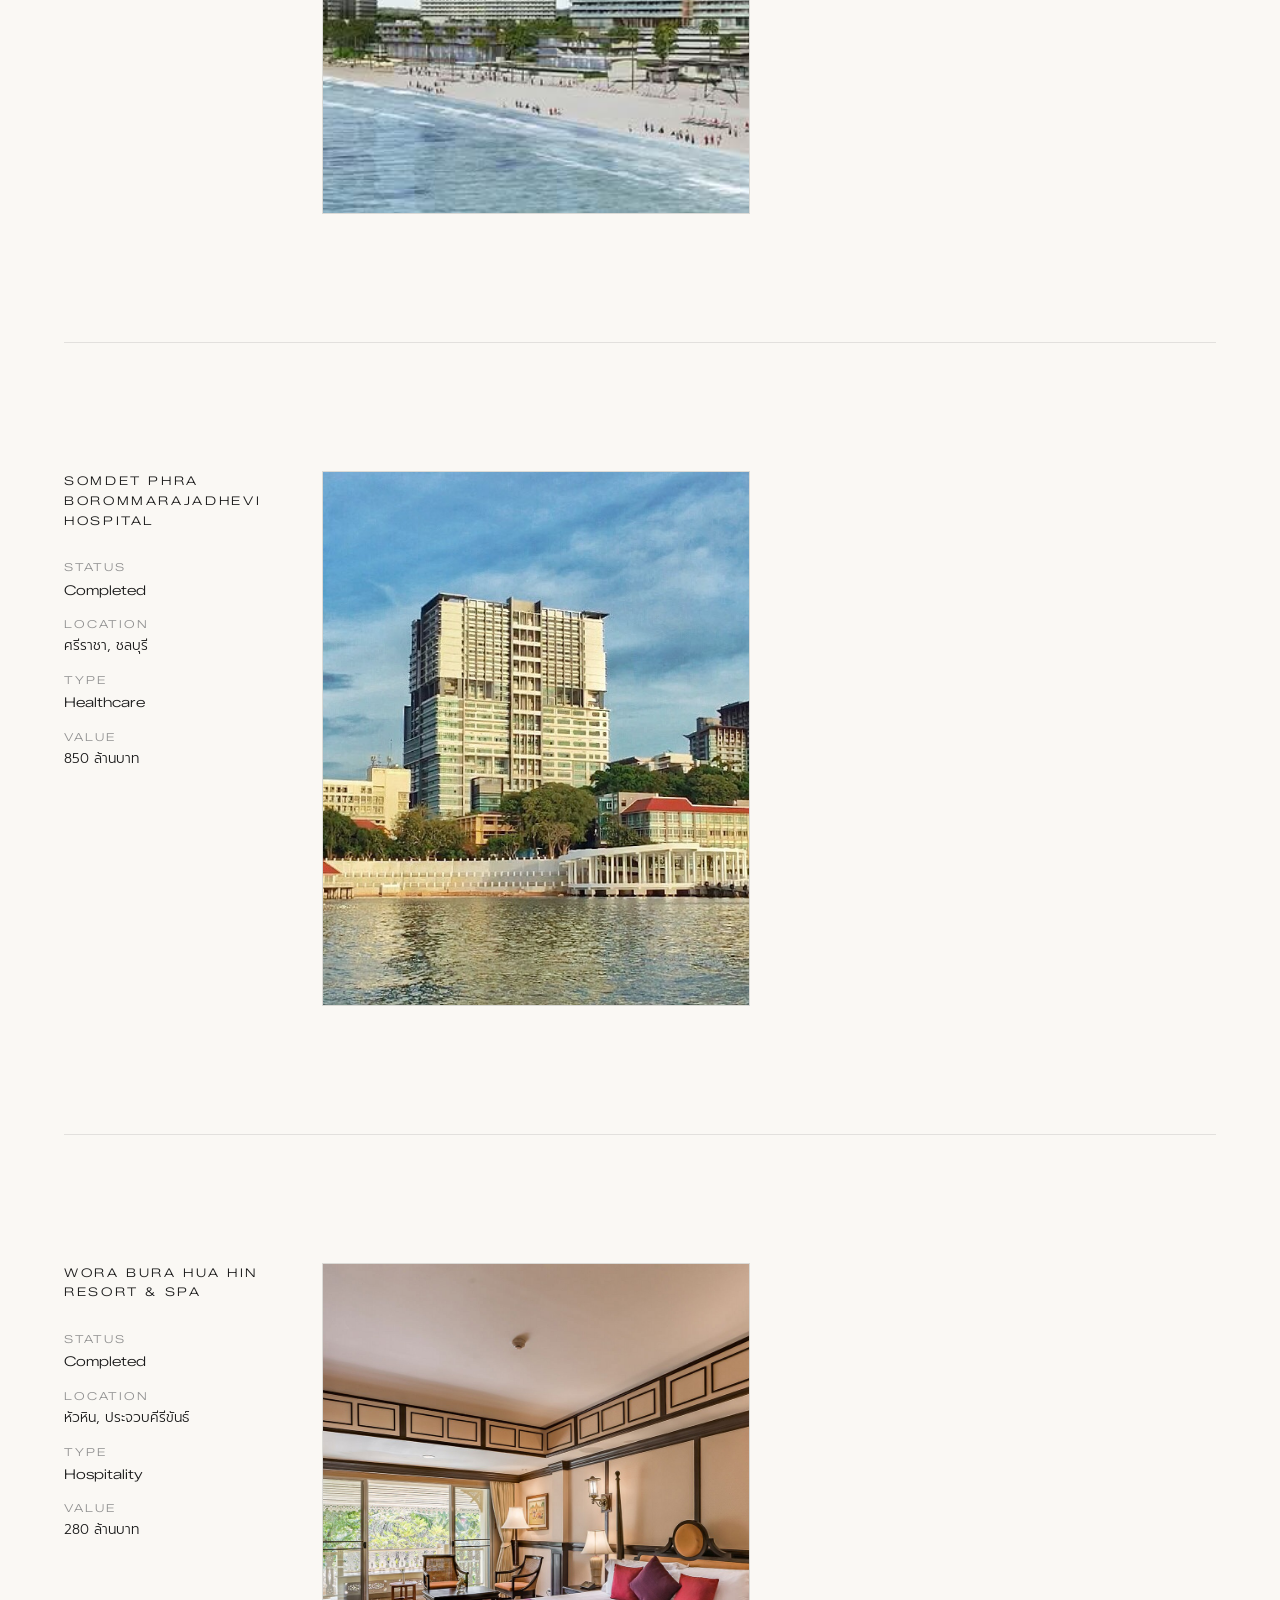
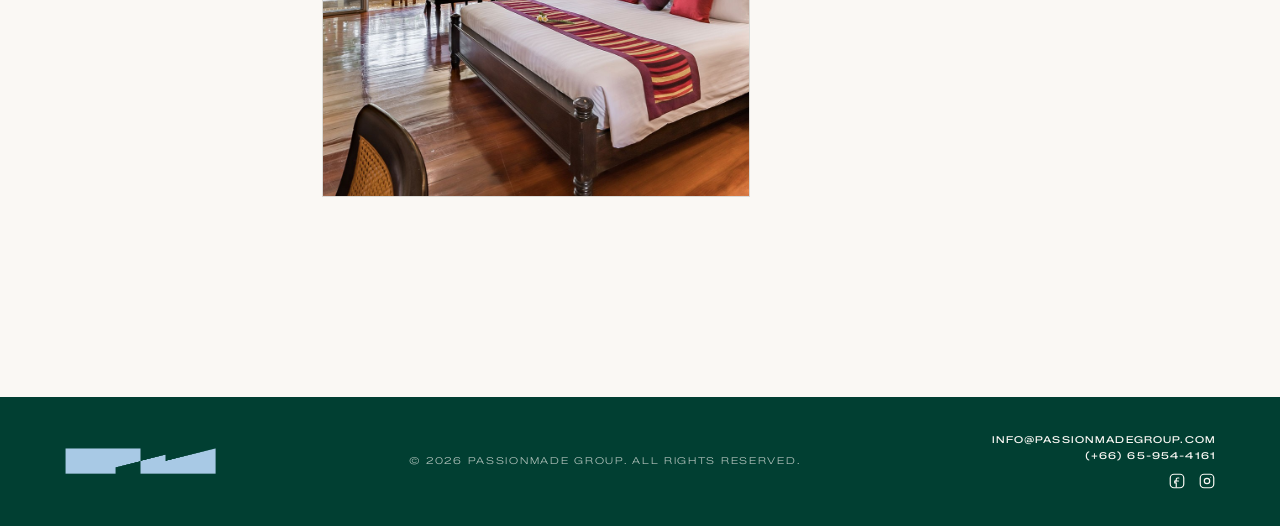
<file: work.html>
<!doctype html>
<html lang="th">
<head>
<meta charset="utf-8">
<meta name="viewport" content="width=device-width, initial-scale=1">
<title>Selected Works — PASSIONMADE GROUP</title>
<meta name="description" content="ผลงานก่อสร้างของ PASSIONMADE GROUP — บ้านโมดูลาร์ระดับพรีเมียม คอนโดมิเนียม โรงพยาบาล ท่าอากาศยาน และโรงแรมรีสอร์ท ตลอด 40 ปีของการดำเนินงาน">
<meta name="keywords" content="PASSIONMADE GROUP, แพชชั่นเมด กรุ๊ป, ผู้รับเหมาก่อสร้าง, รับเหมาก่อสร้างขอนแก่น, รับสร้างบ้านพรีเมียม, รับเหมาก่อสร้างบ้าน, บ้านโมดูลาร์, modular housing Thailand, รับเหมาก่อสร้างอาคารพาณิชย์, รับเหมาก่อสร้างโรงแรม, construction company Thailand, premium home builder Thailand, บริษัท วรนิทัศน์ จำกัด, residential construction Thailand, commercial construction Thailand">
<meta name="author" content="PASSIONMADE GROUP CO., LTD.">
<meta name="robots" content="index, follow">
<link rel="canonical" href="https://www.passionmadegroup.com/work.html">

<!-- Open Graph -->
<meta property="og:type" content="website">
<meta property="og:site_name" content="PASSIONMADE GROUP">
<meta property="og:title" content="Selected Works — PASSIONMADE GROUP">
<meta property="og:description" content="ผลงานก่อสร้างของ PASSIONMADE GROUP — บ้านโมดูลาร์ระดับพรีเมียม คอนโดมิเนียม โรงพยาบาล ท่าอากาศยาน และโรงแรมรีสอร์ท ตลอด 40 ปีของการดำเนินงาน">
<meta property="og:url" content="https://www.passionmadegroup.com/work.html">
<meta property="og:image" content="https://www.passionmadegroup.com/assets/logo-lockup-green.png">
<meta property="og:locale" content="th_TH">
<meta property="og:locale:alternate" content="en_US">

<!-- Twitter Card -->
<meta name="twitter:card" content="summary_large_image">
<meta name="twitter:title" content="Selected Works — PASSIONMADE GROUP">
<meta name="twitter:description" content="ผลงานก่อสร้างของ PASSIONMADE GROUP — บ้านโมดูลาร์ระดับพรีเมียม คอนโดมิเนียม โรงพยาบาล ท่าอากาศยาน และโรงแรมรีสอร์ท ตลอด 40 ปีของการดำเนินงาน">
<meta name="twitter:image" content="https://www.passionmadegroup.com/assets/logo-lockup-green.png">
<link rel="icon" type="image/png" sizes="32x32" href="assets/favicon-32.png">
<link rel="icon" type="image/png" sizes="192x192" href="assets/favicon-192.png">
<link rel="icon" type="image/png" sizes="512x512" href="assets/favicon-512.png">
<link rel="apple-touch-icon" sizes="180x180" href="assets/apple-touch-icon.png">
<link rel="preconnect" href="https://fonts.googleapis.com">
<link rel="preconnect" href="https://fonts.gstatic.com" crossorigin>
<link href="https://fonts.googleapis.com/css2?family=Zalando+Sans+Expanded:wght@300;500;900&display=swap" rel="stylesheet">
<link rel="stylesheet" href="site.css">
</head>
<body class="has-hamburger">

<header class="top-bar">
  <a href="index.html" class="brand" aria-label="PASSIONMADE GROUP — home">
    <img class="brand__mark" src="assets/logo-mark.png" alt="PASSIONMADE GROUP">
  </a>
  <button class="nav__toggle" type="button" aria-label="Toggle menu" aria-expanded="false"><span class="nav__toggle__icon"><span></span></span></button>
  <nav class="top-nav" aria-label="Primary">
    <a href="index.html"    data-page="index.html">Home</a>
    <a href="work.html"     data-page="work.html">Works</a>
    <a href="services.html" data-page="services.html">Services</a>
    <a href="about.html"    data-page="about.html">About</a>
    <a href="contact.html"  data-page="contact.html">Contact</a>
  </nav>
</header>

<main class="page">
  <section class="section">
    <!-- ====== GROUP 1 — Selected work ====== -->
    <div class="cases__group-label">
      <span class="label">Selected works</span>
    </div>

    <article class="case">
      <div class="case__text">
        <h2 class="case__title">Modular House 001</h2>
        <div class="case__meta">
          <div class="row"><span class="k">Status</span><span class="v">In progress</span></div>
          <div class="row"><span class="k">Location</span><span class="v th">ทวีวัฒนา, กรุงเทพมหานคร</span></div>
          <div class="row"><span class="k">Type</span><span class="v">Modular Housing</span></div>
          <div class="row"><span class="k">Value</span><span class="v th">1.6 ล้านบาท</span></div>
        </div>
      </div>
      <div class="case__media"><img src="assets/photos/modular1-2.jpg" alt="Modular House 001 — interior" loading="lazy"></div>
      <div class="case__media"><img src="assets/photos/modular1-3.jpg" alt="Modular House 001 — living space" loading="lazy"></div>
    </article>

    <article class="case">
      <div class="case__text">
        <h2 class="case__title">Modular House 002</h2>
        <div class="case__meta">
          <div class="row"><span class="k">Status</span><span class="v">In progress</span></div>
          <div class="row"><span class="k">Location</span><span class="v th">ทวีวัฒนา, กรุงเทพมหานคร</span></div>
          <div class="row"><span class="k">Type</span><span class="v">Modular Housing</span></div>
          <div class="row"><span class="k">Value</span><span class="v th">5 ล้านบาท</span></div>
        </div>
      </div>
      <div class="case__media"><img src="assets/photos/modular2-3.jpg" alt="Modular House 002 — façade" loading="lazy"></div>
      <div class="case__media"><img src="assets/photos/modular2-5.jpg" alt="Modular House 002 — foundation work" loading="lazy"></div>
    </article>

    <!-- ====== GROUP 2 — Our foundation ====== -->
    <div class="cases__group-label">
      <span class="label">Our foundation</span>
      <span class="note">ผลงานในนาม บริษัท วรนิทัศน์ จำกัด อันเป็นรากฐานสำคัญของ<span style="white-space: nowrap">บริษัท แพชชั่นเมด กรุ๊ป จำกัด</span></span>
    </div>

    <article class="case case--single">
      <div class="case__text">
        <h2 class="case__title">Nakhon Si Thammarat Airport Terminal</h2>
        <div class="case__meta">
          <div class="row"><span class="k">Status</span><span class="v">Completed</span></div>
          <div class="row"><span class="k">Location</span><span class="v th">นครศรีธรรมราช</span></div>
          <div class="row"><span class="k">Type</span><span class="v">Airport Terminal</span></div>
          <div class="row"><span class="k">Value</span><span class="v th">1,500 ล้านบาท</span></div>
        </div>
      </div>
      <div class="case__media"><img src="assets/photos/airport.png" alt="Nakhon Si Thammarat Airport Terminal" loading="lazy"></div>
    </article>

    <article class="case case--single">
      <div class="case__text">
        <h2 class="case__title">The Symphony Condo, Bang Saen</h2>
        <div class="case__meta">
          <div class="row"><span class="k">Status</span><span class="v">Completed</span></div>
          <div class="row"><span class="k">Location</span><span class="v th">บางแสน, ชลบุรี</span></div>
          <div class="row"><span class="k">Type</span><span class="v">Residential High-rise</span></div>
          <div class="row"><span class="k">Value</span><span class="v th">1,040 ล้านบาท</span></div>
        </div>
      </div>
      <div class="case__media"><img src="assets/photos/condo.png" alt="The Symphony Condo, Bang Saen" loading="lazy"></div>
    </article>

    <article class="case case--single">
      <div class="case__text">
        <h2 class="case__title">Somdet Phra Borommarajadhevi Hospital</h2>
        <div class="case__meta">
          <div class="row"><span class="k">Status</span><span class="v">Completed</span></div>
          <div class="row"><span class="k">Location</span><span class="v th">ศรีราชา, ชลบุรี</span></div>
          <div class="row"><span class="k">Type</span><span class="v">Healthcare</span></div>
          <div class="row"><span class="k">Value</span><span class="v th">850 ล้านบาท</span></div>
        </div>
      </div>
      <div class="case__media"><img src="assets/photos/hospital.png" alt="Somdet Phra Borommarajadhevi Hospital" loading="lazy"></div>
    </article>

    <article class="case case--single">
      <div class="case__text">
        <h2 class="case__title">Wora Bura Hua Hin Resort &amp; Spa</h2>
        <div class="case__meta">
          <div class="row"><span class="k">Status</span><span class="v">Completed</span></div>
          <div class="row"><span class="k">Location</span><span class="v th">หัวหิน, ประจวบคีรีขันธ์</span></div>
          <div class="row"><span class="k">Type</span><span class="v">Hospitality</span></div>
          <div class="row"><span class="k">Value</span><span class="v th">280 ล้านบาท</span></div>
        </div>
      </div>
      <div class="case__media"><img src="assets/photos/worabura.png" alt="Wora Bura Hua Hin Resort & Spa" loading="lazy"></div>
    </article>
  </section>
</main>

<footer class="foot">
  <div class="foot__inner">
    <a href="index.html" class="foot__brand" aria-label="PASSIONMADE GROUP — home">
      <img class="foot__mark" src="assets/logo-mark-blue-clean.png" alt="PASSIONMADE GROUP">
    </a>
    <span class="foot__copy">© 2026 PASSIONMADE GROUP. All rights reserved.</span>
    <div class="foot__col" style="align-items: flex-end; text-align: right;">
      <a href="mailto:info@passionmadegroup.com">info@passionmadegroup.com</a>
      <a href="tel:+66659544161">(+66) 65-954-4161</a>
      <div class="foot__social">
        <a href="https://www.facebook.com/passionmadegroup" target="_blank" rel="noopener" aria-label="Facebook"><svg width="18" height="18" viewBox="0 0 24 24" fill="none" stroke="currentColor" stroke-width="1.6" stroke-linecap="round" stroke-linejoin="round" aria-hidden="true"><rect x="3" y="3" width="18" height="18" rx="5" ry="5"/><path d="M14.5 8h-1.7A1.8 1.8 0 0 0 11 9.8V12H9v2.5h2V20"/><line x1="9.5" y1="12" x2="14" y2="12"/></svg></a>
        <a href="https://www.instagram.com/passionmadegroup" target="_blank" rel="noopener" aria-label="Instagram"><svg width="18" height="18" viewBox="0 0 24 24" fill="none" stroke="currentColor" stroke-width="1.6" stroke-linecap="round" stroke-linejoin="round" aria-hidden="true"><rect x="3" y="3" width="18" height="18" rx="5" ry="5"/><circle cx="12" cy="12" r="3.6"/><circle cx="17" cy="7" r="0.6" fill="currentColor" stroke="none"/></svg></a>
      </div>
    </div>
  </div>
</footer>

<script src="site.js"></script>
</body>
</html>
</file>
<file: site.css>
/* =========================================================
   PASSIONMADE GROUP — Shared stylesheet
   Used by all pages under /site/
   ========================================================= */

/* Fonts — local TTFs from design system */
@font-face {
  font-family: "Zalando Sans";
  src: url("fonts/ZalandoSans-Light.ttf") format("truetype");
  font-weight: 300; font-style: normal; font-display: swap;
}
@font-face {
  font-family: "Zalando Sans";
  src: url("fonts/ZalandoSans-Medium.ttf") format("truetype");
  font-weight: 500; font-style: normal; font-display: swap;
}
@font-face {
  font-family: "Zalando Sans";
  src: url("fonts/ZalandoSans-Bold.ttf") format("truetype");
  font-weight: 700; font-style: normal; font-display: swap;
}
@font-face {
  font-family: "Prompt";
  src: url("fonts/Prompt-Light.ttf") format("truetype");
  font-weight: 300; font-style: normal; font-display: swap;
}
@font-face {
  font-family: "Prompt";
  src: url("fonts/Prompt-Medium.ttf") format("truetype");
  font-weight: 500; font-style: normal; font-display: swap;
}

:root {
  --green: #013F32;
  --paper: #FAF8F4;
  --ink: #1A1A1A;
  --ink-2: #555555;
  --ink-3: #909090;
  --hairline: rgba(26, 26, 26, 0.10);

  --f-widescreen: "Zalando Sans Expanded", "Zalando Sans", "Helvetica Neue", Helvetica, Arial, sans-serif;
  --f-display: var(--f-widescreen);
  --f-body: var(--f-widescreen);
  --f-thai: "Prompt", "Zalando Sans", sans-serif;

  --ease: cubic-bezier(0.22, 1, 0.36, 1);
  --gutter: clamp(28px, 5vw, 80px);
}

* { box-sizing: border-box; margin: 0; padding: 0; }

html { scroll-behavior: smooth; }
@media (prefers-reduced-motion: reduce) {
  html { scroll-behavior: auto; }
  * { animation-duration: 0.001ms !important; transition-duration: 0.001ms !important; }
}

body {
  background: var(--paper);
  color: var(--ink);
  font-family: var(--f-body);
  font-weight: 300;
  font-size: 14px;
  line-height: 1.65;
  -webkit-font-smoothing: antialiased;
  -moz-osx-font-smoothing: grayscale;
  min-height: 100vh;
  display: flex;
  flex-direction: column;
}

img { display: block; max-width: 100%; height: auto; }
a { color: inherit; text-decoration: none; }
button { font: inherit; cursor: pointer; background: none; border: 0; color: inherit; }
ul { list-style: none; }

/* Page fade-in */
.page {
  opacity: 0;
  animation: pageIn 600ms var(--ease) forwards;
}
@keyframes pageIn { to { opacity: 1; } }
@media (prefers-reduced-motion: reduce) {
  .page { opacity: 1; animation: none; }
}

/* =========================================================
   TOP BAR
   ========================================================= */
.top-bar {
  position: fixed;
  top: 0; left: 0; right: 0;
  z-index: 50;
  padding: clamp(24px, 3.6vw, 44px) var(--gutter);
  display: flex;
  justify-content: space-between;
  align-items: flex-start;
  gap: 24px;
  /* Solid paper background so content scrolling underneath doesn't bleed through. */
  background: var(--paper);
}

.brand {
  display: inline-flex;
  align-items: center;
  line-height: 0;
}
.brand__mark {
  /* Per brand CI — mark is 6:1; height 48px keeps the bar balanced */
  height: 48px;
  width: auto;
  flex: none;
  object-fit: contain;
  display: block;
}
/* On the Home page only, show the full lockup (mark + wordmark) instead */
.brand--lockup .brand__mark {
  height: 96px;
}

/* Hamburger toggle button — hidden on desktop, shown on mobile */
.nav__toggle {
  display: none;
  width: 36px;
  height: 36px;
  align-items: center;
  justify-content: center;
  background: transparent;
  border: 0;
  cursor: pointer;
  color: var(--ink);
  -webkit-tap-highlight-color: transparent;
}

/* ---------------------------------------------------------
   Inner pages (everything except Home) get a horizontal
   top nav on desktop, with the hamburger toggle hidden.
   Mobile still uses the hamburger via the @media rule below.
   --------------------------------------------------------- */
@media (min-width: 721px) {
  body.has-hamburger .nav__toggle { display: none; }
  body.has-hamburger .top-bar { align-items: center; }
  body.has-hamburger .top-nav {
    position: static;
    flex-direction: row;
    align-items: center;
    gap: clamp(20px, 3vw, 40px);
    padding: 0;
    background: transparent;
    transform: none;
    pointer-events: auto;
  }
  body.has-hamburger .top-nav a {
    font-family: var(--f-widescreen);
    font-size: 13px;
    font-weight: 500;
    letter-spacing: 0.14em;
    text-transform: uppercase;
    color: var(--ink-3);
    transition: color 200ms var(--ease);
    padding: 4px 0;
  }
  body.has-hamburger .top-nav a.is-active,
  body.has-hamburger .top-nav a:hover { color: var(--ink); }
}
/* Mobile (≤720): the @media rule far below turns the inline nav into
   the slide-down overlay panel for every page, including Home. */
.nav__toggle__icon {
  position: relative;
  display: block;
  width: 22px;
  height: 14px;
}
.nav__toggle__icon::before,
.nav__toggle__icon::after,
.nav__toggle__icon span {
  content: "";
  position: absolute;
  left: 0;
  right: 0;
  height: 1.5px;
  background: currentColor;
  transition: transform 240ms var(--ease), opacity 200ms var(--ease), top 240ms var(--ease), bottom 240ms var(--ease);
}
.nav__toggle__icon::before { top: 0; }
.nav__toggle__icon span    { top: 50%; transform: translateY(-50%); display: block; }
.nav__toggle__icon::after  { bottom: 0; }
/* X state when nav is open */
.top-bar[data-nav-open="true"] .nav__toggle__icon::before {
  top: 50%;
  transform: translateY(-50%) rotate(45deg);
}
.top-bar[data-nav-open="true"] .nav__toggle__icon::after {
  bottom: auto;
  top: 50%;
  transform: translateY(-50%) rotate(-45deg);
}
.top-bar[data-nav-open="true"] .nav__toggle__icon span { opacity: 0; }

.top-nav {
  display: flex;
  flex-direction: column;
  align-items: flex-end;
  gap: 6px;
}
.top-nav a {
  font-family: var(--f-widescreen);
  font-size: 12.5px;
  font-weight: 300;
  letter-spacing: 0;
  color: var(--ink-3);
  transition: color 240ms var(--ease);
}
.top-nav a:hover,
.top-nav a.is-active {
  color: var(--ink);
}

/* =========================================================
   PAGE SHELL
   ========================================================= */
main.page {
  flex: 1;
  display: flex;
  flex-direction: column;
}

.section {
  max-width: 1600px;
  margin: 0 auto;
  width: 100%;
  /* Top padding must clear the fixed top-bar at all viewport sizes.
     Top-bar height ≈ logo height (48px) + 2× padding (max 44px) ≈ 140px.
     Add ~30px of breathing room above the first content. */
  padding: clamp(160px, 22vh, 220px) var(--gutter) clamp(64px, 8vh, 96px);
}
.section__head {
  margin-bottom: clamp(40px, 6vw, 72px);
}
.section__label {
  font-family: var(--f-widescreen);
  font-size: 18px;
  font-weight: 500;
  letter-spacing: 0.18em;
  text-transform: uppercase;
  color: var(--ink);
}
/* Smaller label for subsections within a page (e.g. side-rail headings) */
.sub__label {
  font-family: var(--f-widescreen);
  font-size: 14px;
  font-weight: 500;
  letter-spacing: 0.18em;
  text-transform: uppercase;
  color: var(--ink);
  display: inline-block;
  align-self: flex-start;
  line-height: 1;
  padding-bottom: 6px;
  border-bottom: 1px solid var(--ink);
}

.eyebrow {
  font-family: var(--f-widescreen);
  font-size: 11.5px;
  font-weight: 300;
  letter-spacing: 0.18em;
  text-transform: uppercase;
  color: var(--ink);
}

/* =========================================================
   INTRO (index.html)
   ========================================================= */
.intro {
  flex: 1;
  min-height: 100vh;
  min-height: 100svh;
  padding: clamp(180px, 28vh, 360px) var(--gutter) clamp(96px, 14vh, 160px);
  display: flex;
  flex-direction: column;
  justify-content: center;
  max-width: 1600px;
  margin: 0 auto;
  width: 100%;
}
.intro__inner {
  display: flex;
  flex-direction: column;
  gap: clamp(24px, 3vw, 40px);
}
.intro__wordmark {
  font-family: var(--f-widescreen);
  font-size: 24px;
  line-height: 1;
  letter-spacing: -0.02em;
  color: var(--green);
  text-transform: uppercase;
  font-weight: 500;
}
.intro__wordmark .heavy { font-weight: 900; letter-spacing: -0.025em; }
.intro__lede {
  font-family: var(--f-widescreen);
  font-size: clamp(14px, 1.1vw, 17px);
  font-weight: 300;
  line-height: 1.55;
  color: var(--ink);
  max-width: 44ch;
}
.intro__th {
  font-family: var(--f-thai);
  font-size: clamp(13.5px, 1.05vw, 15.5px);
  font-weight: 300;
  line-height: 1.75;
  color: var(--ink-2);
  max-width: 44ch;
}

/* =========================================================
   WORK (work.html) — case-study blocks
   ========================================================= */
.case {
  display: grid;
  grid-template-columns: minmax(220px, 1fr) 2fr 2fr;
  gap: clamp(20px, 3vw, 48px);
  align-items: start;
  padding: clamp(64px, 10vw, 160px) 0;
  border-top: 1px solid var(--hairline);
}
/* Foundation cases — single image, sized identically to a Selected-work tile.
   Sits in column 2; column 3 stays empty as breathing space. */
.case--single {
  grid-template-columns: minmax(220px, 1fr) 2fr 2fr;
}
.case--single .case__media {
  grid-column: 2 / 3;
}
/* Section group label — underlined heading between groups of cases */
.cases__group-label {
  display: flex;
  align-items: baseline;
  justify-content: space-between;
  gap: 24px;
  margin: clamp(80px, 12vw, 160px) 0 clamp(28px, 3vw, 44px);
  border-top: 1px solid var(--ink);
  padding-top: clamp(28px, 3vw, 44px);
}
/* First group label sits at the top of the section — no top hairline,
   no extra padding, no extra margin. */
.cases__group-label:first-child,
.section__head + .cases__group-label,
main.page > section.section > .cases__group-label:first-child {
  margin-top: 0;
  border-top: 0;
  padding-top: 0;
}
.cases__group-label .label {
  font-family: var(--f-widescreen);
  font-size: 14px;
  font-weight: 500;
  letter-spacing: 0.18em;
  text-transform: uppercase;
  color: var(--ink);
  line-height: 1;
  padding-bottom: 6px;
  border-bottom: 1px solid var(--ink);
}
.cases__group-label .note {
  font-family: var(--f-thai);
  font-size: 13px;
  font-weight: 300;
  color: var(--ink-2);
  max-width: 40ch;
  text-align: right;
}
/* When a case directly follows a group-label, drop its top border
   (the group-label already provides it) */
.cases__group-label + .case { border-top: 0; padding-top: clamp(28px, 4vw, 56px); }
.case:first-of-type { border-top: 0; }


.case__text {
  display: flex;
  flex-direction: column;
  gap: 28px;
  position: sticky;
  top: 76px;
}
.case__title {
  font-family: var(--f-widescreen);
  font-size: 12px;
  font-weight: 300;
  letter-spacing: 0.22em;
  text-transform: uppercase;
  color: var(--ink);
}
.case__body {
  display: flex;
  flex-direction: column;
  gap: 14px;
  font-family: var(--f-thai);
  font-size: 14px;
  font-weight: 300;
  line-height: 1.75;
  color: var(--ink-2);
  max-width: 36ch;
}
.case__meta {
  display: flex;
  flex-direction: column;
  gap: 14px;
}
.case__meta .row {
  display: flex;
  flex-direction: column;
  gap: 2px;
}
.case__meta .k {
  font-family: var(--f-widescreen);
  font-size: 11px;
  font-weight: 300;
  letter-spacing: 0.18em;
  text-transform: uppercase;
  color: var(--ink-3);
}
.case__meta .v {
  font-family: var(--f-widescreen);
  font-size: 13.5px;
  font-weight: 300;
  color: var(--ink);
}
.case__meta .v.th { font-family: var(--f-thai); color: var(--ink); }

.case__media {
  overflow: hidden;
  aspect-ratio: 4/5;
  background: rgba(26, 26, 26, 0.035);
  border: 1px solid var(--hairline);
}
.case__media img {
  width: 100%;
  height: 100%;
  object-fit: cover;
  transition: transform 900ms var(--ease);
}
.case:hover .case__media img { transform: scale(1.02); }

/* =========================================================
   SERVICES (services.html)
   ========================================================= */
.services-grid {
  display: grid;
  grid-template-columns: minmax(220px, 1fr) 3fr;
  gap: clamp(24px, 4vw, 64px);
  align-items: start;
}
.services-grid__head {
  position: sticky;
  top: 76px;
  display: flex;
  flex-direction: column;
  gap: 16px;
}
.services-grid__head .lede {
  font-family: var(--f-thai);
  font-size: 13.5px;
  font-weight: 300;
  line-height: 1.7;
  color: var(--ink-2);
  max-width: 28ch;
}
.services-list { display: flex; flex-direction: column; }
.services-list li {
  border-top: 1px solid var(--hairline);
}
.services-list li:last-child { border-bottom: 1px solid var(--hairline); }
.services-list a {
  display: grid;
  grid-template-columns: 40px 1fr;
  gap: 24px;
  align-items: baseline;
  padding: clamp(20px, 2vw, 28px) 0;
  font-family: var(--f-widescreen);
  font-weight: 300;
  font-size: clamp(20px, 2vw, 28px);
  letter-spacing: -0.01em;
  color: var(--ink);
  transition: color 240ms var(--ease);
}
.services-list a:hover { color: var(--green); }
.services-list .num {
  font-family: var(--f-widescreen);
  font-size: 12px;
  font-weight: 300;
  letter-spacing: 0.12em;
  color: var(--ink-3);
}
.services-list .arrow {
  font-size: 16px;
  color: var(--ink-3);
  transition: transform 320ms var(--ease), color 240ms var(--ease);
}
.services-list a:hover .arrow { transform: translateX(6px); color: var(--green); }

/* =========================================================
   ABOUT (about.html)
   ========================================================= */
.about-grid {
  display: grid;
  grid-template-columns: minmax(220px, 1fr) 3fr;
  gap: clamp(24px, 4vw, 64px);
  align-items: start;
}
.about-grid__label {
  position: sticky;
  top: 76px;
}
.about-col {
  display: flex;
  flex-direction: column;
  gap: 22px;
  max-width: 64ch;
}
.about-lede {
  font-family: var(--f-widescreen);
  font-size: clamp(22px, 2.2vw, 30px);
  font-weight: 300;
  line-height: 1.35;
  letter-spacing: -0.005em;
  color: var(--ink);
}
.about-lede .em {
  color: var(--green);
  font-style: italic;
}
.about-body {
  display: flex;
  flex-direction: column;
  gap: 14px;
  font-family: var(--f-thai);
  font-weight: 300;
  font-size: 14.5px;
  line-height: 1.75;
  color: var(--ink-2);
}
.about-body .em {
  color: var(--ink);
  font-weight: 500;
}

/* =========================================================
   CONTACT (contact.html)
   ========================================================= */
.contact-grid {
  display: grid;
  grid-template-columns: minmax(220px, 1fr) 3fr;
  gap: clamp(24px, 4vw, 64px);
  align-items: start;
}
.contact-grid__label {
  position: sticky;
  top: 76px;
}
.contact-cols {
  display: grid;
  grid-template-columns: 1fr 1fr;
  gap: clamp(40px, 5vw, 80px);
  max-width: 800px;
}
.contact-addr {
  display: flex;
  flex-direction: column;
  gap: 28px;
}
.contact-addr .block {
  display: flex;
  flex-direction: column;
  gap: 6px;
}
.contact-addr .k {
  font-family: var(--f-widescreen);
  font-size: 12px;
  font-weight: 300;
  color: var(--ink);
}
.contact-addr p,
.contact-addr a {
  font-family: var(--f-body);
  font-weight: 300;
  font-size: 14px;
  line-height: 1.55;
  color: var(--ink-2);
}
.contact-addr p.th { font-family: var(--f-thai); }
.contact-addr a {
  border-bottom: 1px solid transparent;
  transition: color 240ms var(--ease), border-color 240ms var(--ease);
}
.contact-addr a:hover { color: var(--green); border-bottom-color: var(--green); }

.contact-form {
  display: flex;
  flex-direction: column;
  gap: 22px;
}
.field { display: flex; flex-direction: column; gap: 6px; }
.field label {
  font-family: var(--f-widescreen);
  font-size: 12px;
  font-weight: 300;
  color: var(--ink);
}
.field input,
.field textarea {
  font-family: var(--f-body);
  font-size: 14px;
  font-weight: 300;
  color: var(--ink);
  background: transparent;
  border: 0;
  border-bottom: 1px solid var(--hairline);
  padding: 6px 0 10px;
  width: 100%;
  outline: none;
  resize: none;
  line-height: 1.5;
  transition: border-color 240ms var(--ease);
}
.field input::placeholder,
.field textarea::placeholder {
  color: var(--ink-3);
  font-family: var(--f-thai);
}
.field input:focus,
.field textarea:focus { border-bottom-color: var(--ink); }
.field textarea { min-height: 64px; }

.form-submit {
  align-self: flex-start;
  display: inline-flex;
  align-items: center;
  gap: 10px;
  margin-top: 6px;
  padding: 4px 0;
  font-family: var(--f-widescreen);
  font-size: 12px;
  font-weight: 300;
  letter-spacing: 0.18em;
  text-transform: uppercase;
  color: var(--ink);
  border-bottom: 1px solid var(--ink);
  transition: color 240ms var(--ease), border-color 240ms var(--ease), gap 240ms var(--ease);
}
.form-submit:hover { color: var(--green); border-bottom-color: var(--green); gap: 16px; }
.form-success {
  margin-top: 6px;
  display: none;
  font-family: var(--f-thai);
  font-size: 13.5px;
  font-weight: 300;
  color: var(--green);
}
.form-success.is-shown { display: block; }

/* =========================================================
   FOOTER — green panel, blue mark left, info columns right
   ========================================================= */
.foot {
  background: var(--green);
  color: var(--paper);
  width: 100%;
  padding: clamp(24px, 3vw, 36px) var(--gutter);
}
.foot__inner {
  max-width: 1600px;
  margin: 0 auto;
  display: flex;
  justify-content: space-between;
  align-items: center;
  gap: clamp(20px, 4vw, 56px);
}
.foot__brand { display: inline-flex; align-items: center; }
.foot__mark {
  display: block;
  height: 28px;
  width: auto;
}
.foot__col {
  display: flex;
  flex-direction: column;
  gap: 2px;
  font-family: var(--f-widescreen);
  font-size: 9.5px;
  font-weight: 500;
  letter-spacing: 0.12em;
  text-transform: uppercase;
  line-height: 1.5;
  color: var(--paper);
}
.foot__col a {
  color: var(--paper);
  transition: opacity 240ms var(--ease);
}
.foot__col a:hover { opacity: 0.75; }
.foot__col .th {
  font-family: var(--f-thai);
  text-transform: none;
  letter-spacing: 0;
  font-size: 10.5px;
}
/* Social icons row in the footer */
.foot__social {
  display: flex;
  align-items: center;
  gap: 12px;
  margin-top: 6px;
}
.foot__social a {
  display: inline-flex;
  align-items: center;
  color: var(--paper);
  transition: opacity 200ms var(--ease);
}
.foot__social a:hover { opacity: 0.7; }
.foot__social svg { display: block; }
/* Social icons row on the Contact page */
.social-row {
  display: flex;
  align-items: center;
  gap: 14px;
  margin-top: 4px;
}
.social-row a {
  display: inline-flex;
  align-items: center;
  color: var(--ink);
  transition: color 200ms var(--ease);
}
.social-row a:hover { color: var(--green); }
.social-row svg { display: block; }
.foot__copy {
  font-family: var(--f-widescreen);
  font-size: 9.5px;
  font-weight: 300;
  letter-spacing: 0.18em;
  text-transform: uppercase;
  color: var(--paper);
  opacity: 0.7;
  text-align: center;
  white-space: nowrap;
}
@media (max-width: 720px) {
  .foot__inner {
    flex-direction: column;
    align-items: flex-start;
    gap: 14px;
  }
  .foot__col { font-size: 9px; align-items: flex-start !important; }
  .foot__copy {
    font-size: 9px;
    white-space: normal;
    text-align: left;
    letter-spacing: 0.12em;
  }
}

/* =========================================================
   Responsive
   ========================================================= */
@media (max-width: 720px) {
  /* Smaller top-bar on mobile → smaller section padding-top so content
     doesn't float far below the bar. */
  .section { padding-top: 96px; }
  /* Hamburger replaces the inline nav on mobile */
  .top-bar {
    padding: 14px var(--gutter);
    align-items: center;
  }
  .nav__toggle { display: inline-flex; }
  .top-nav {
    position: fixed;
    top: 0; left: 0; right: 0;
    background: var(--paper);
    padding: 96px var(--gutter) 48px;
    flex-direction: column;
    align-items: flex-start;
    gap: 20px;
    transform: translateY(-100%);
    transition: transform 360ms var(--ease);
    z-index: 40;
    pointer-events: none;
  }
  .top-bar[data-nav-open="true"] .top-nav {
    transform: translateY(0);
    pointer-events: auto;
  }
  .top-nav a {
    font-family: var(--f-widescreen);
    font-size: 22px;
    font-weight: 500;
    letter-spacing: 0.04em;
    text-transform: uppercase;
    color: var(--ink-3);
    transition: color 200ms var(--ease);
  }
  .top-nav a.is-active,
  .top-nav a:hover { color: var(--ink); }
  .brand__mark { height: 38px; }
  .brand--lockup .brand__mark { height: 64px; }
  .intro { padding-top: clamp(96px, 18vh, 160px); }
  /* Body scroll lock while the menu is open */
  body.has-nav-open { overflow: hidden; }
  /* Footer on mobile: grid so the copyright sits NEXT TO the logo on row 1,
     and the email/phone block falls to row 2 underneath both. */
  .foot__inner {
    display: grid;
    grid-template-columns: auto 1fr;
    align-items: center;
    gap: 12px 14px;
  }
  .foot__brand   { grid-row: 1; grid-column: 1; }
  .foot__copy    {
    grid-row: 1; grid-column: 2;
    text-align: left;
    white-space: normal;
    font-size: 7.5px;
    letter-spacing: 0.1em;
    line-height: 1.4;
    opacity: 0.6;
  }
  .foot__col     {
    grid-row: 2; grid-column: 1 / -1;
    font-size: 9px;
    align-items: flex-start !important;
  }
}
@media (max-width: 900px) {
  .case { grid-template-columns: 1fr 1fr; }
  .case__text { grid-column: 1 / -1; position: static; }
}
@media (max-width: 640px) {
  .case { grid-template-columns: 1fr; gap: 24px; }
  .case__media { aspect-ratio: 4/3; }
  /* Foundation cases — reset the desktop column placement so the
     image takes the full mobile row, same as Selected works. */
  .case--single .case__media { grid-column: 1 / -1; }
  .services-grid,
  .about-grid,
  .contact-grid { grid-template-columns: 1fr; }
  .services-grid__head,
  .about-grid__label,
  .contact-grid__label { position: static; }
  .contact-cols { grid-template-columns: 1fr; }
  /* Mobile: separate the address from the form with a hairline + breathing space */
  .contact-cols .contact-form {
    border-top: 1px solid var(--hairline);
    padding-top: clamp(28px, 6vw, 40px);
    margin-top: clamp(4px, 2vw, 12px);
  }
  .foot { flex-direction: column; align-items: flex-start; gap: 16px; }
}
</file>
